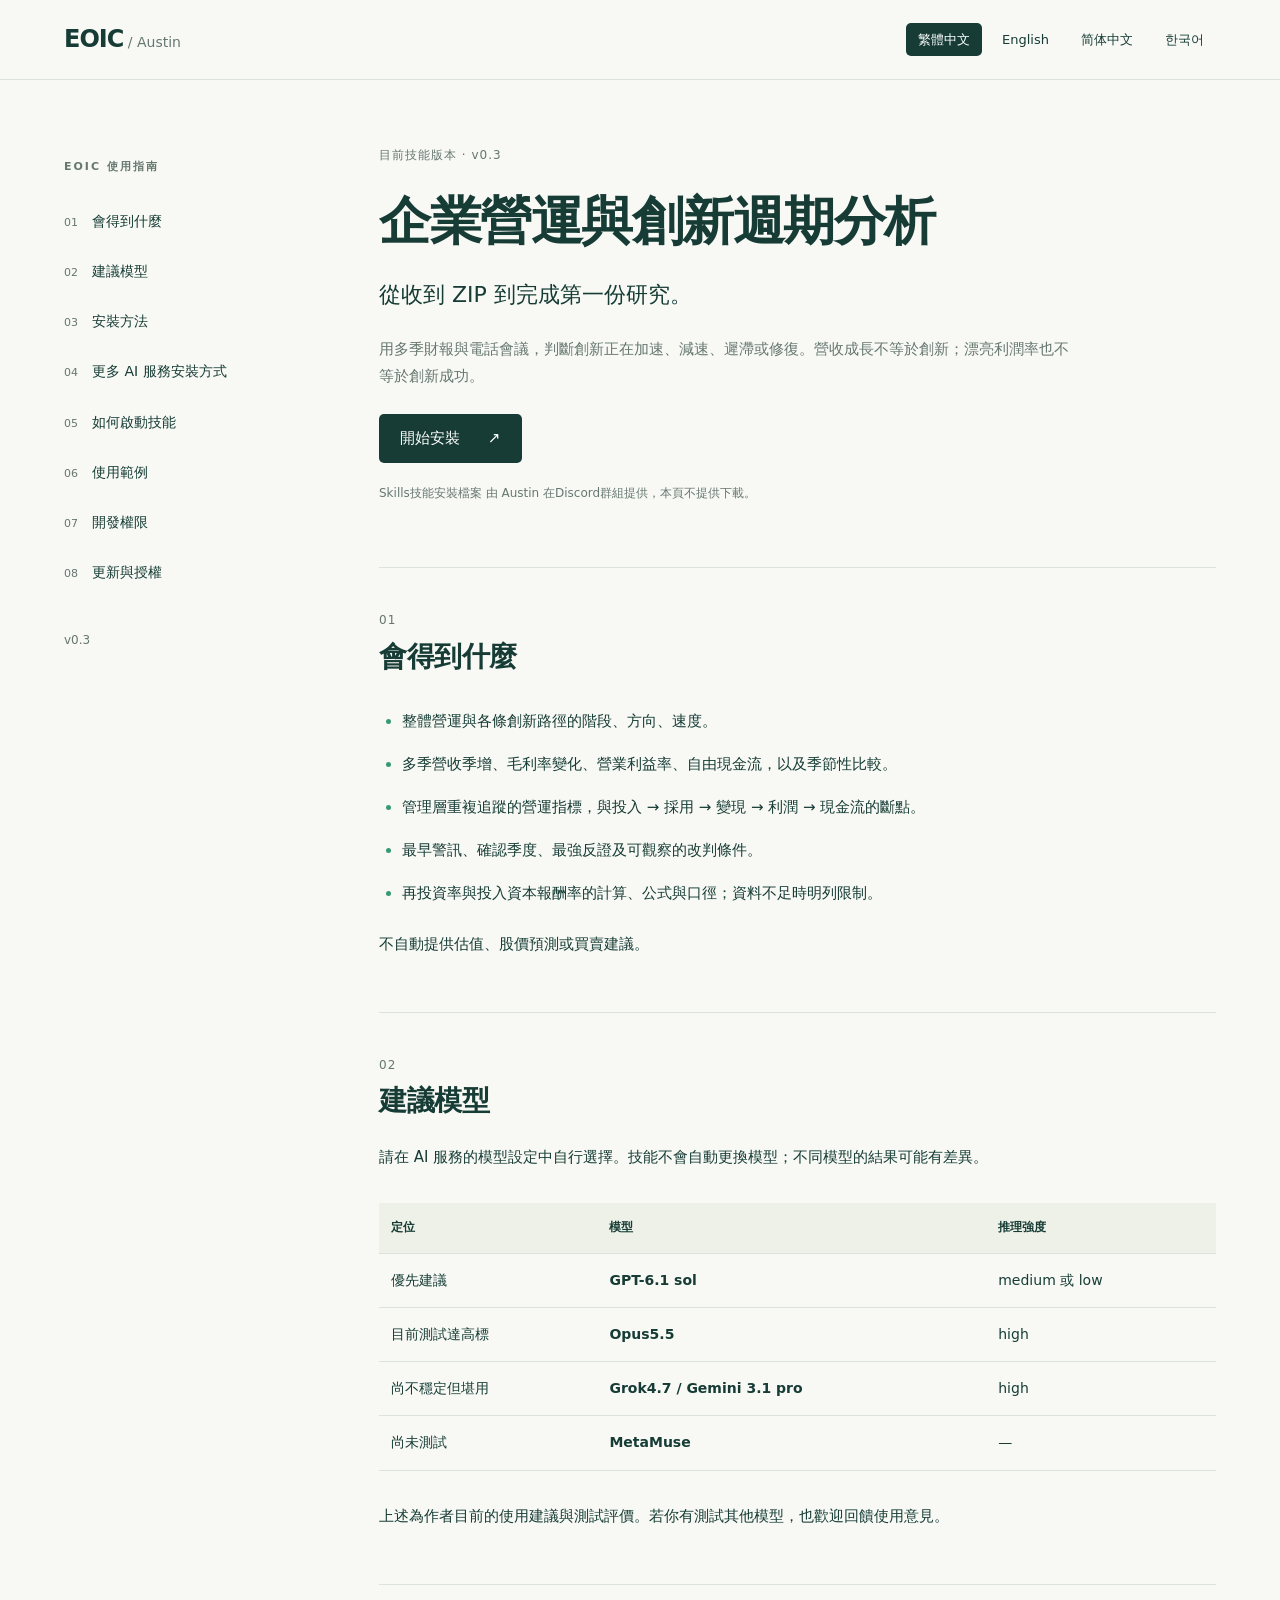
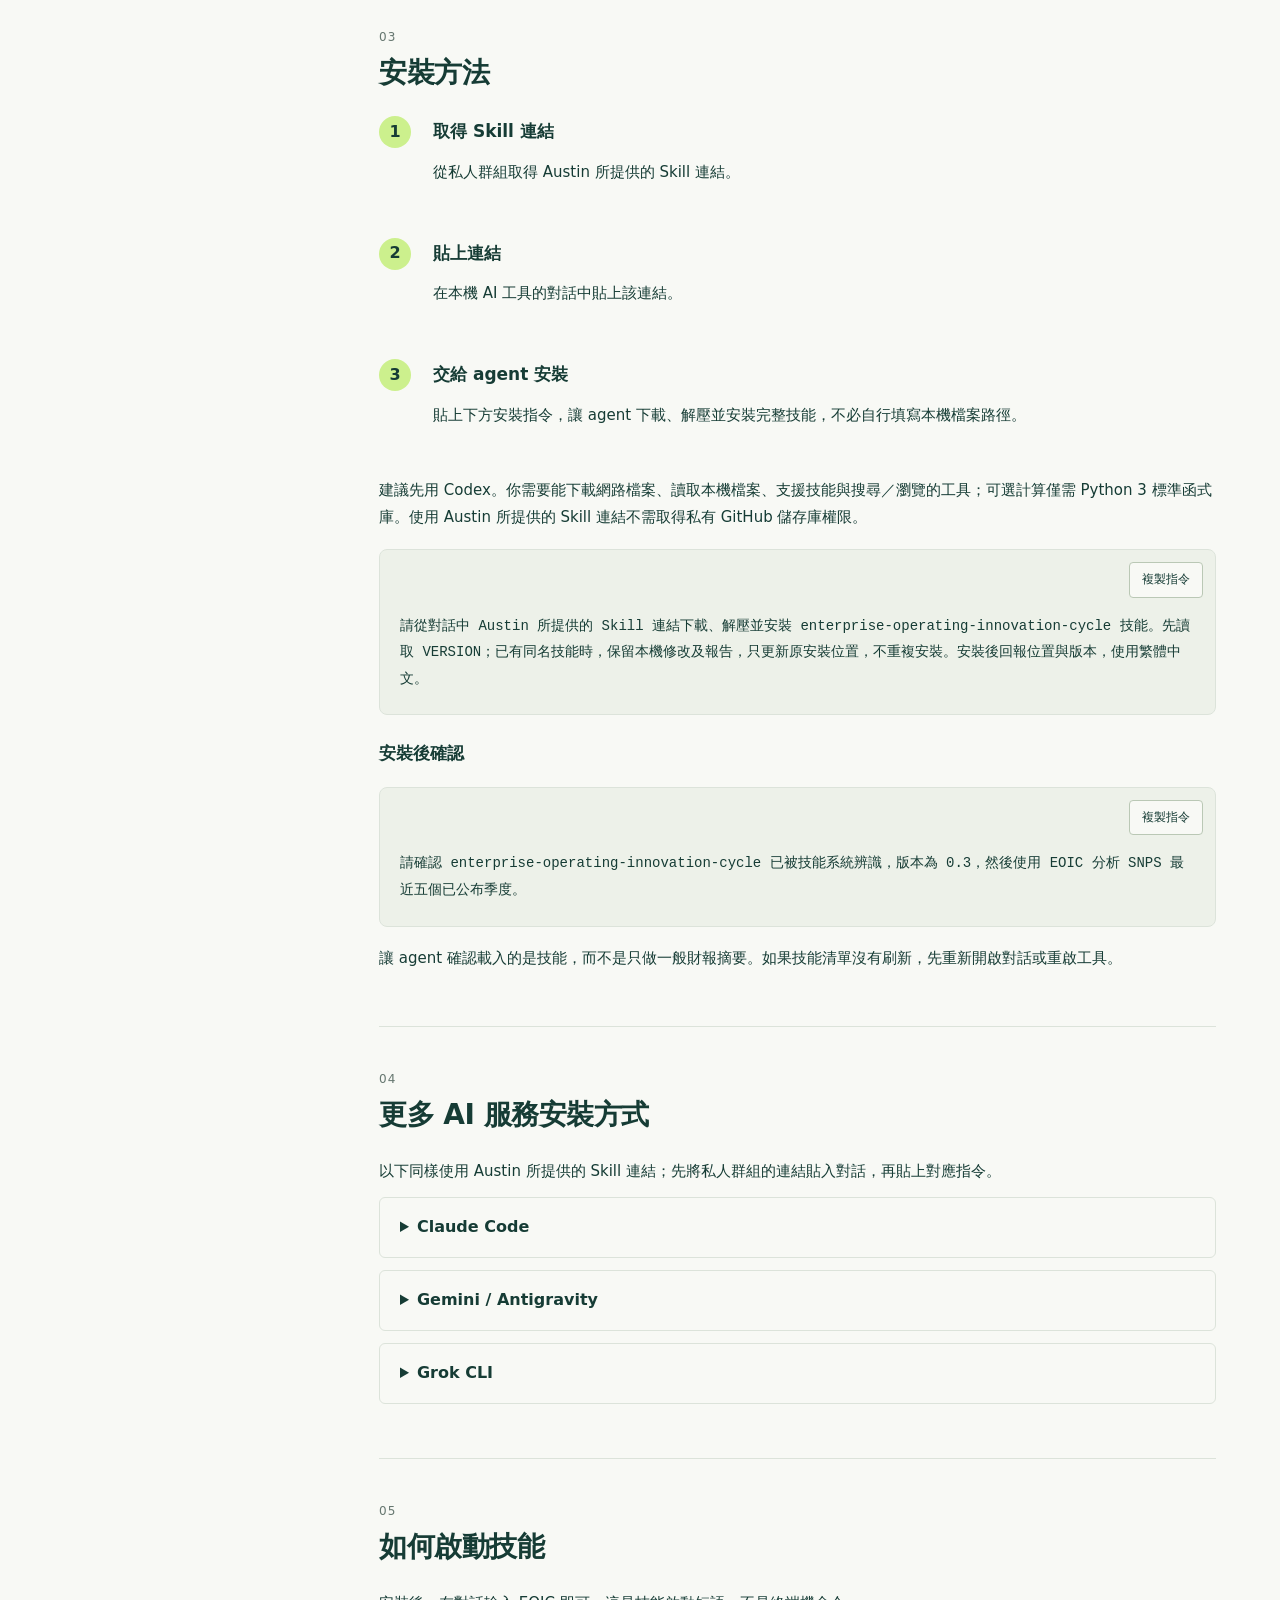
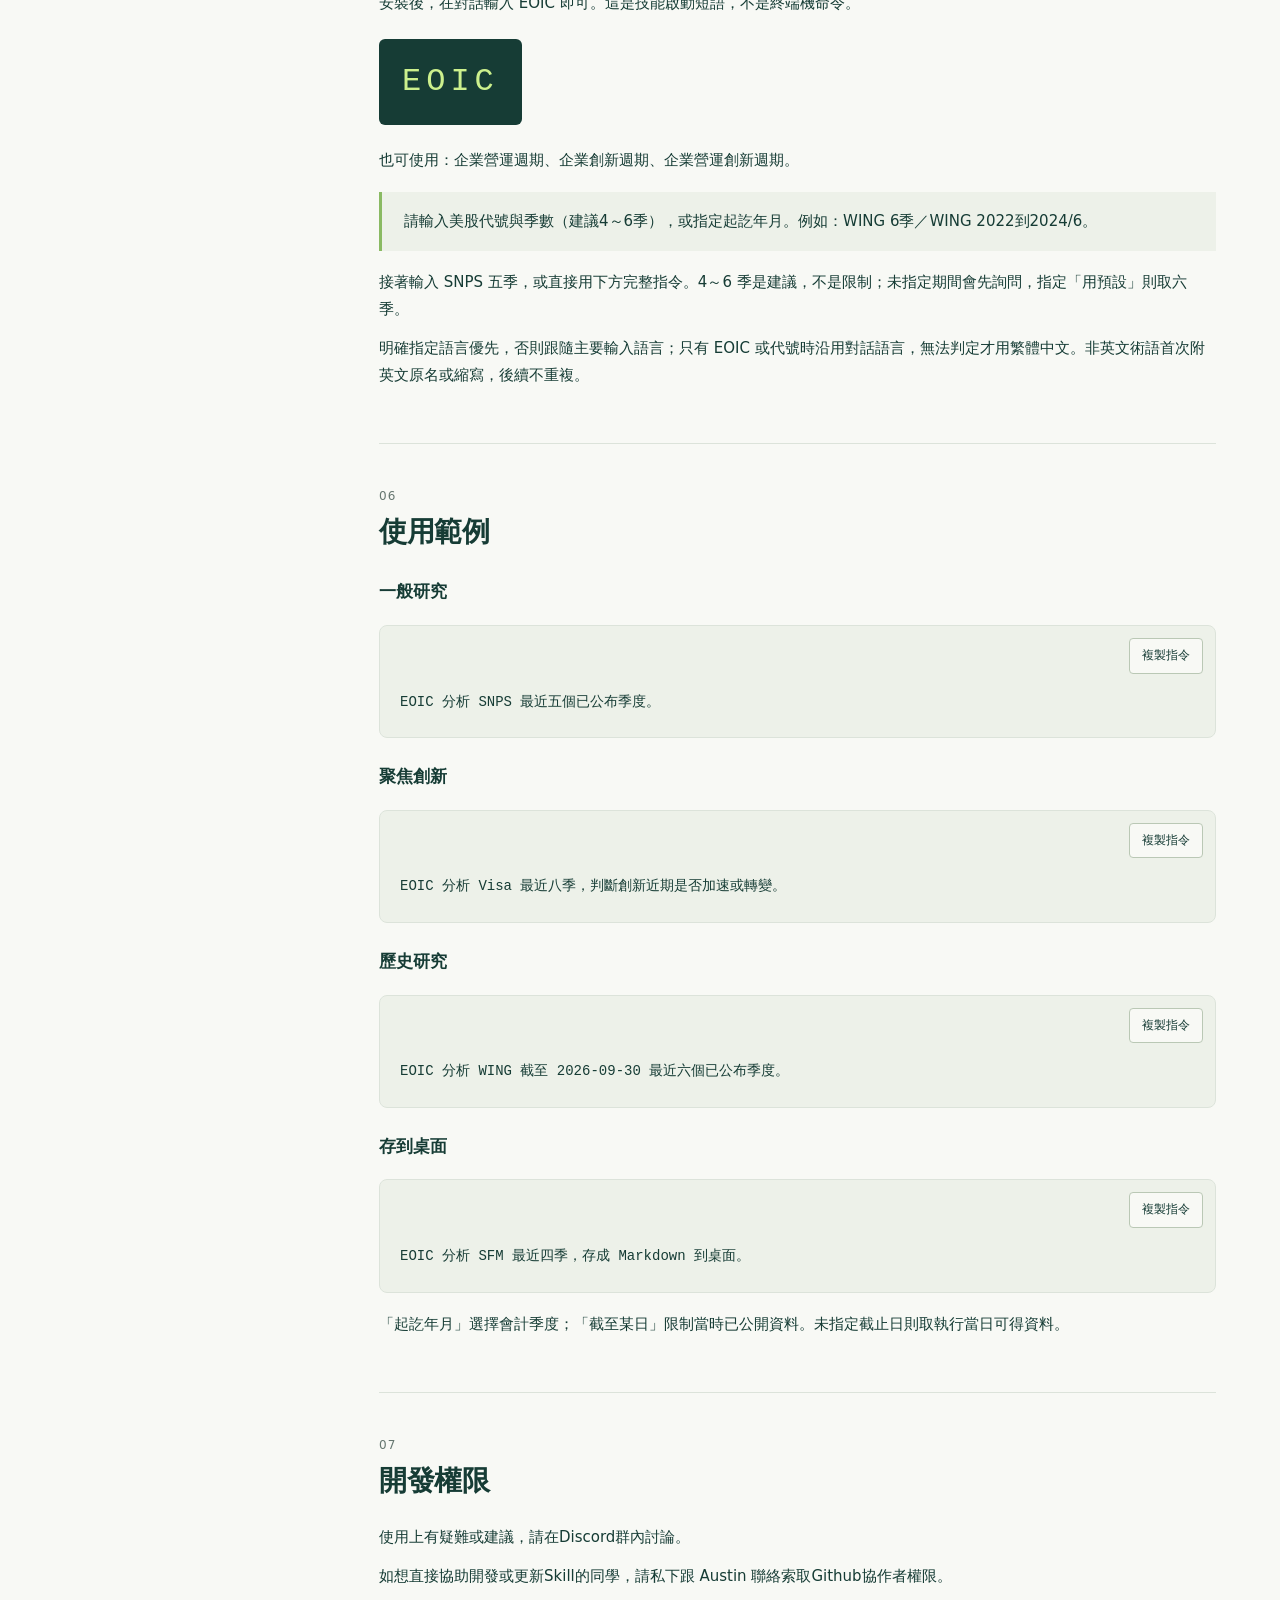
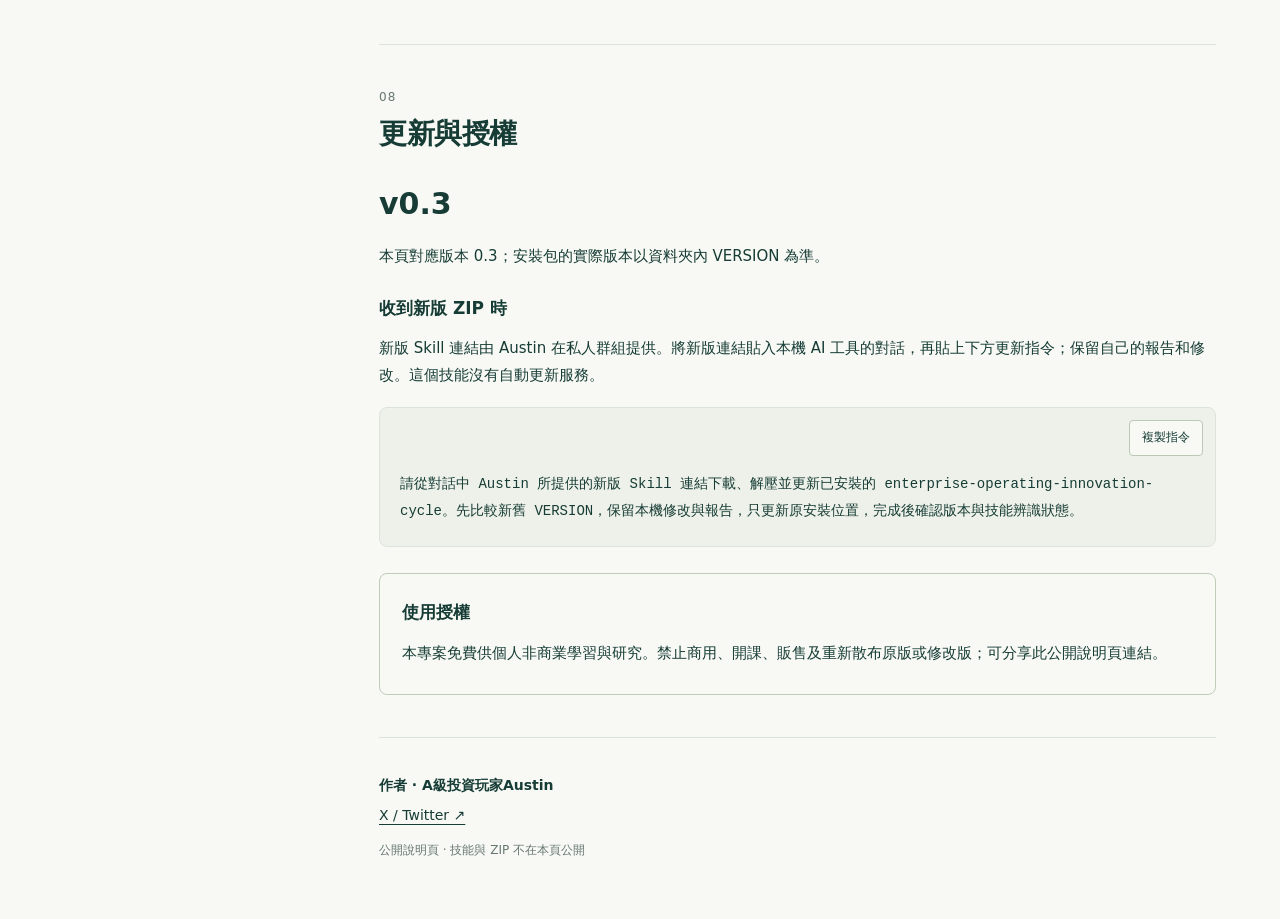
<file: index.html>
<!doctype html>
<html lang="zh-Hant"><head><meta charset="utf-8"><meta name="viewport" content="width=device-width,initial-scale=1"><meta name="description" content="用多季財報與電話會議，判斷創新正在加速、減速、遲滯或修復。營收成長不等於創新；漂亮利潤率也不等於創新成功。"><title>企業營運與創新週期分析 — EOIC</title><link rel="stylesheet" href="style.css"><link rel="icon" href="favicon.svg" type="image/svg+xml"></head><body>
<a class="skip" href="#main">跳到主要內容</a><header><a class="brand" href="index.html">EOIC<span> / Austin</span></a><nav class="languages" aria-label="Language"><a href="index.html" lang="zh-Hant" aria-current="page">繁體中文</a><a href="en.html" lang="en" >English</a><a href="zh-cn.html" lang="zh-Hans" >简体中文</a><a href="ko.html" lang="ko" >한국어</a></nav></header>
<div class="layout"><aside><div class="guide-label">EOIC 使用指南</div><nav aria-label="EOIC 使用指南"><a href="#outcomes"><span>01</span>會得到什麼</a><a href="#models"><span>02</span>建議模型</a><a href="#install"><span>03</span>安裝方法</a><a href="#services"><span>04</span>更多 AI 服務安裝方式</a><a href="#activate"><span>05</span>如何啟動技能</a><a href="#examples"><span>06</span>使用範例</a><a href="#development"><span>07</span>開發權限</a><a href="#updates"><span>08</span>更新與授權</a></nav><div class="aside-version">v0.3</div></aside><main id="main"><div class="hero"><div class="eyebrow">目前技能版本 · v0.3</div><h1>企業營運與創新週期分析</h1><div class="lead">從收到 ZIP 到完成第一份研究。</div><p>用多季財報與電話會議，判斷創新正在加速、減速、遲滯或修復。營收成長不等於創新；漂亮利潤率也不等於創新成功。</p><a class="primary" href="#install">開始安裝 <span aria-hidden="true">↗</span></a><p class="distribution">Skills技能安裝檔案 由 Austin 在Discord群組提供，本頁不提供下載。</p></div><section id="outcomes"><div class="section-label">01</div><h2>會得到什麼</h2><ul class="outcomes"><li>整體營運與各條創新路徑的階段、方向、速度。</li><li>多季營收季增、毛利率變化、營業利益率、自由現金流，以及季節性比較。</li><li>管理層重複追蹤的營運指標，與投入 → 採用 → 變現 → 利潤 → 現金流的斷點。</li><li>最早警訊、確認季度、最強反證及可觀察的改判條件。</li><li>再投資率與投入資本報酬率的計算、公式與口徑；資料不足時明列限制。</li></ul><p>不自動提供估值、股價預測或買賣建議。</p></section><section id="models"><div class="section-label">02</div><h2>建議模型</h2><p>請在 AI 服務的模型設定中自行選擇。技能不會自動更換模型；不同模型的結果可能有差異。</p><div class="table-wrap"><table><thead><tr><th scope="col">定位</th><th scope="col">模型</th><th scope="col">推理強度</th></tr></thead><tbody><tr><td>優先建議</td><td>GPT-6.1 sol</td><td>medium 或 low</td></tr><tr><td>目前測試達高標</td><td>Opus5.5</td><td>high</td></tr><tr><td>尚不穩定但堪用</td><td>Grok4.7 / Gemini 3.1 pro</td><td>high</td></tr><tr><td>尚未測試</td><td>MetaMuse</td><td>—</td></tr></tbody></table></div><p>上述為作者目前的使用建議與測試評價。若你有測試其他模型，也歡迎回饋使用意見。</p></section><section id="install"><div class="section-label">03</div><h2>安裝方法</h2><ol class="steps"><li><h3>取得 Skill 連結</h3><p>從私人群組取得 Austin 所提供的 Skill 連結。</p></li><li><h3>貼上連結</h3><p>在本機 AI 工具的對話中貼上該連結。</p></li><li><h3>交給 agent 安裝</h3><p>貼上下方安裝指令，讓 agent 下載、解壓並安裝完整技能，不必自行填寫本機檔案路徑。</p></li></ol><p>建議先用 Codex。你需要能下載網路檔案、讀取本機檔案、支援技能與搜尋／瀏覽的工具；可選計算僅需 Python 3 標準函式庫。使用 Austin 所提供的 Skill 連結不需取得私有 GitHub 儲存庫權限。</p><div class="prompt"><button type="button" data-copy>複製指令</button><pre><code>請從對話中 Austin 所提供的 Skill 連結下載、解壓並安裝 enterprise-operating-innovation-cycle 技能。先讀取 VERSION；已有同名技能時，保留本機修改及報告，只更新原安裝位置，不重複安裝。安裝後回報位置與版本，使用繁體中文。</code></pre></div><h3>安裝後確認</h3><div class="prompt"><button type="button" data-copy>複製指令</button><pre><code>請確認 enterprise-operating-innovation-cycle 已被技能系統辨識，版本為 0.3，然後使用 EOIC 分析 SNPS 最近五個已公布季度。</code></pre></div><p>讓 agent 確認載入的是技能，而不是只做一般財報摘要。如果技能清單沒有刷新，先重新開啟對話或重啟工具。</p></section><section id="services"><div class="section-label">04</div><h2>更多 AI 服務安裝方式</h2><p>以下同樣使用 Austin 所提供的 Skill 連結；先將私人群組的連結貼入對話，再貼上對應指令。</p><details><summary>Claude Code</summary><p>在 Claude Code 對話貼上 Austin 所提供的 Skill 連結，再要求下載及安裝。</p><div class="prompt"><button type="button" data-copy>複製指令</button><pre><code>請從對話中 Austin 所提供的 Skill 連結下載、解壓並安裝為 Claude Code 個人技能 enterprise-operating-innovation-cycle；保留所有參考檔案，已有版本先保留本機修改，並確認安裝位置與 VERSION。</code></pre></div></details><details><summary>Gemini / Antigravity</summary><p>在 Antigravity 對話貼上 Austin 所提供的 Skill 連結，再要求下載、安裝並轉寫為 Antigravity Skill。</p><div class="prompt"><button type="button" data-copy>複製指令</button><pre><code>請從對話中 Austin 所提供的 Skill 連結下載、解壓並安裝、轉寫為 Antigravity Skill；保留 EOIC 分析方法、語言規則及參考檔案，不改變分析要求。已有版本先保留本機修改，安裝後確認 VERSION。</code></pre></div></details><details><summary>Grok CLI</summary><p>在 Grok CLI 對話貼上 Austin 所提供的 Skill 連結，再要求下載及安裝。</p><div class="prompt"><button type="button" data-copy>複製指令</button><pre><code>請從對話中 Austin 所提供的 Skill 連結下載、解壓，將 enterprise-operating-innovation-cycle 完整安裝至 ~/.grok/skills/enterprise-operating-innovation-cycle/。先讀取 VERSION，保留全部參考檔案與本機修改；已有同名技能時更新原安裝位置，不重複安裝。完成後回報位置與版本。</code></pre></div></details></section><section id="activate"><div class="section-label">05</div><h2>如何啟動技能</h2><p>安裝後，在對話輸入 EOIC 即可。這是技能啟動短語，不是終端機命令。</p><div class="activation">EOIC</div><p>也可使用：企業營運週期、企業創新週期、企業營運創新週期。</p><blockquote>請輸入美股代號與季數（建議4～6季），或指定起訖年月。例如：WING 6季／WING 2022到2024/6。</blockquote><p>接著輸入 SNPS 五季，或直接用下方完整指令。4～6 季是建議，不是限制；未指定期間會先詢問，指定「用預設」則取六季。</p><p>明確指定語言優先，否則跟隨主要輸入語言；只有 EOIC 或代號時沿用對話語言，無法判定才用繁體中文。非英文術語首次附英文原名或縮寫，後續不重複。</p></section><section id="examples"><div class="section-label">06</div><h2>使用範例</h2><h3>一般研究</h3><div class="prompt"><button type="button" data-copy>複製指令</button><pre><code>EOIC 分析 SNPS 最近五個已公布季度。</code></pre></div><h3>聚焦創新</h3><div class="prompt"><button type="button" data-copy>複製指令</button><pre><code>EOIC 分析 Visa 最近八季，判斷創新近期是否加速或轉變。</code></pre></div><h3>歷史研究</h3><div class="prompt"><button type="button" data-copy>複製指令</button><pre><code>EOIC 分析 WING 截至 2026-09-30 最近六個已公布季度。</code></pre></div><h3>存到桌面</h3><div class="prompt"><button type="button" data-copy>複製指令</button><pre><code>EOIC 分析 SFM 最近四季，存成 Markdown 到桌面。</code></pre></div><p>「起訖年月」選擇會計季度；「截至某日」限制當時已公開資料。未指定截止日則取執行當日可得資料。</p></section><section id="development"><div class="section-label">07</div><h2>開發權限</h2><p>使用上有疑難或建議，請在Discord群內討論。</p><p>如想直接協助開發或更新Skill的同學，請私下跟 Austin 聯絡索取Github協作者權限。</p></section><section id="updates"><div class="section-label">08</div><h2>更新與授權</h2><div class="version">v0.3</div><p>本頁對應版本 0.3；安裝包的實際版本以資料夾內 VERSION 為準。</p><h3>收到新版 ZIP 時</h3><p>新版 Skill 連結由 Austin 在私人群組提供。將新版連結貼入本機 AI 工具的對話，再貼上下方更新指令；保留自己的報告和修改。這個技能沒有自動更新服務。</p><div class="prompt"><button type="button" data-copy>複製指令</button><pre><code>請從對話中 Austin 所提供的新版 Skill 連結下載、解壓並更新已安裝的 enterprise-operating-innovation-cycle。先比較新舊 VERSION，保留本機修改與報告，只更新原安裝位置，完成後確認版本與技能辨識狀態。</code></pre></div><div class="terms"><h3>使用授權</h3><p>本專案免費供個人非商業學習與研究。禁止商用、開課、販售及重新散布原版或修改版；可分享此公開說明頁連結。</p></div></section><footer><strong>作者 · A級投資玩家Austin</strong><a href="https://x.com/austinsayhi" target="_blank" rel="noopener noreferrer">X / Twitter ↗</a><p>公開說明頁 · 技能與 ZIP 不在本頁公開</p></footer></main></div><div id="status" role="status" aria-live="polite"></div><script>window.copyLabels=["已複製", "請選取文字後手動複製"];</script><script src="guide.js"></script></body></html>
</file>
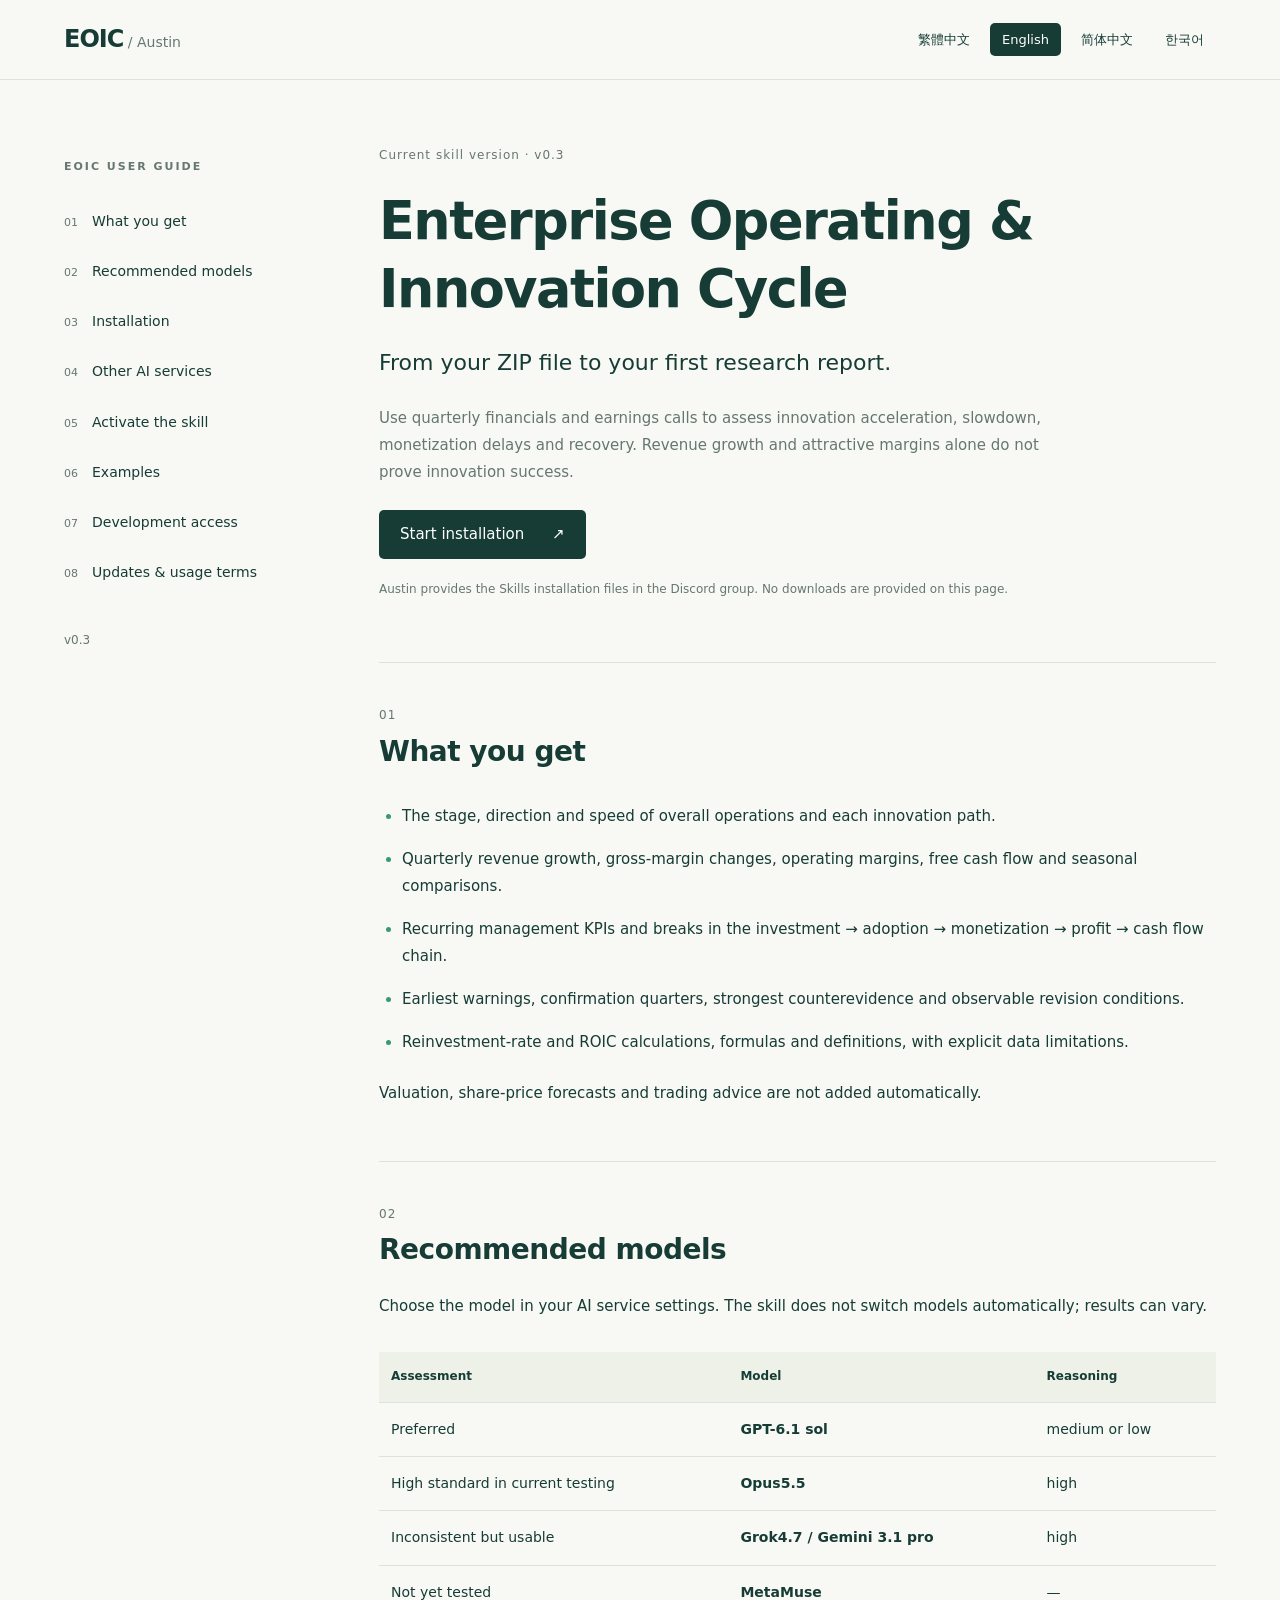
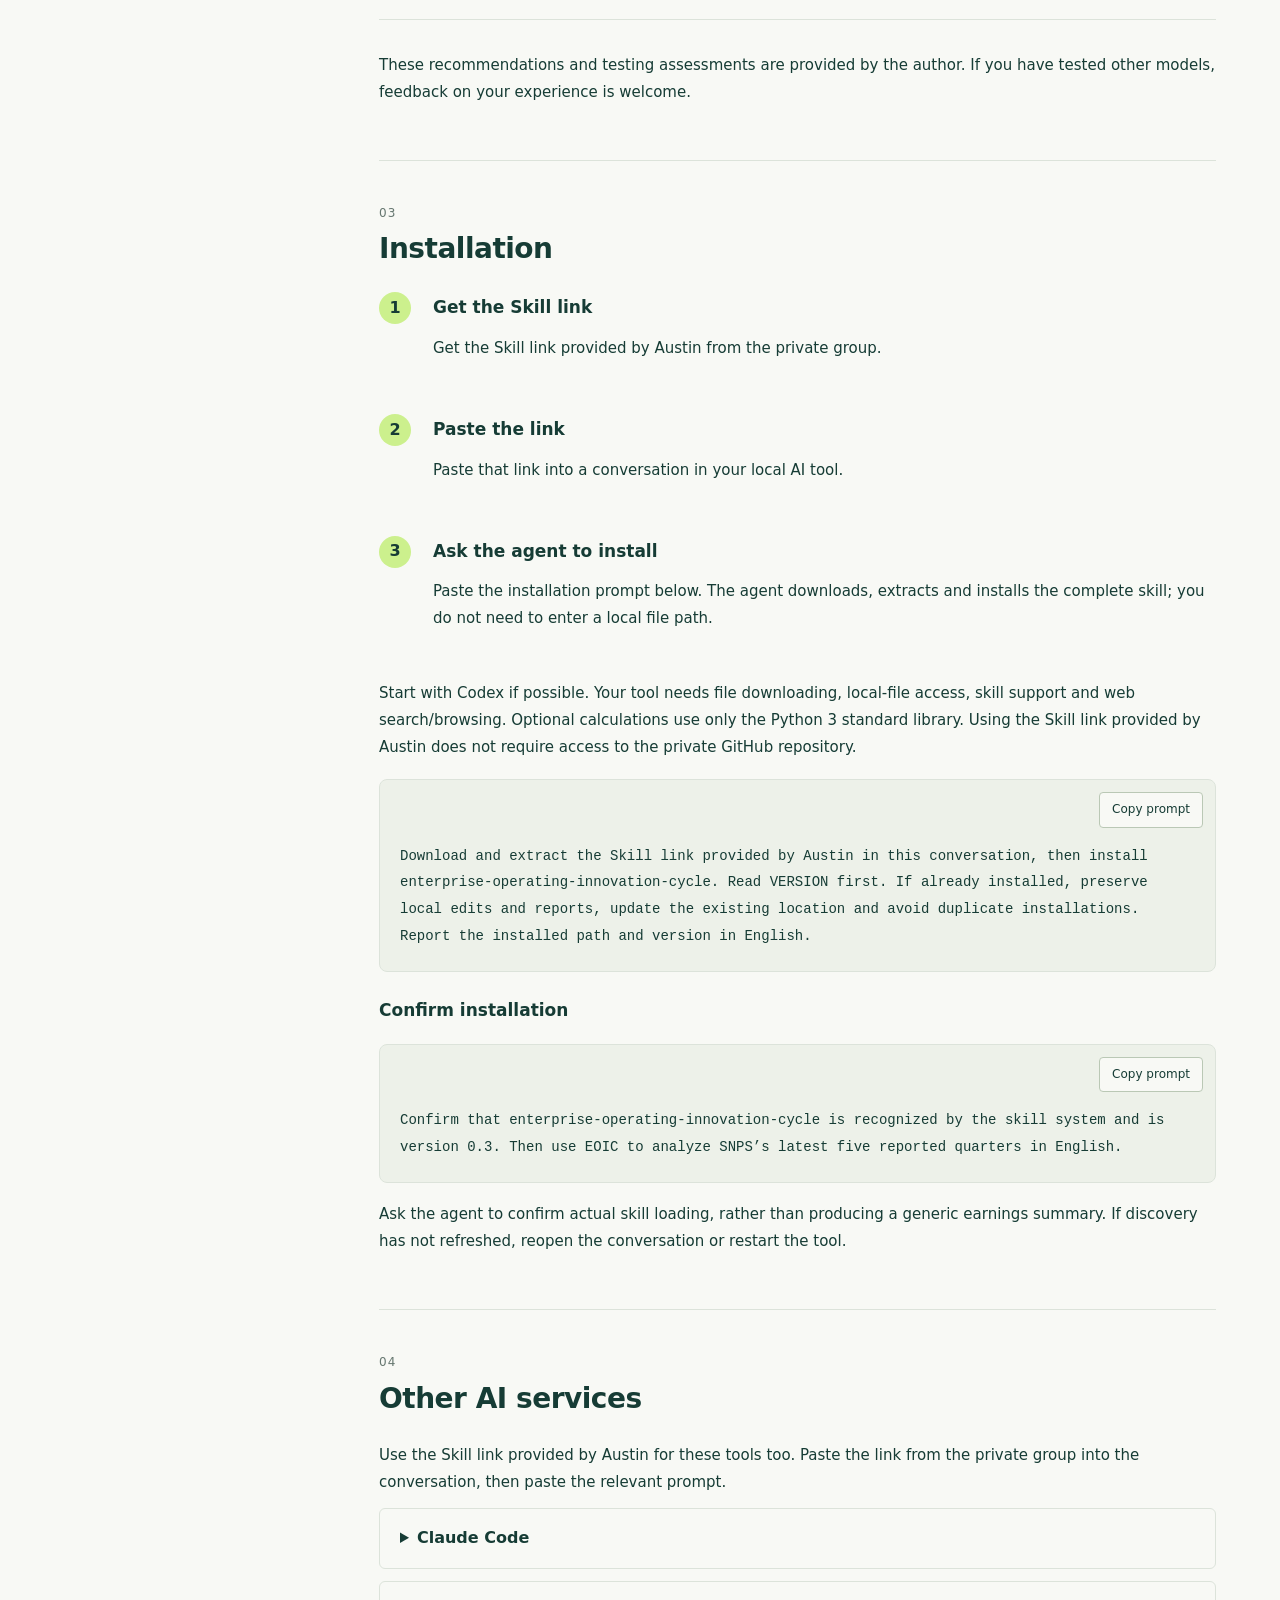
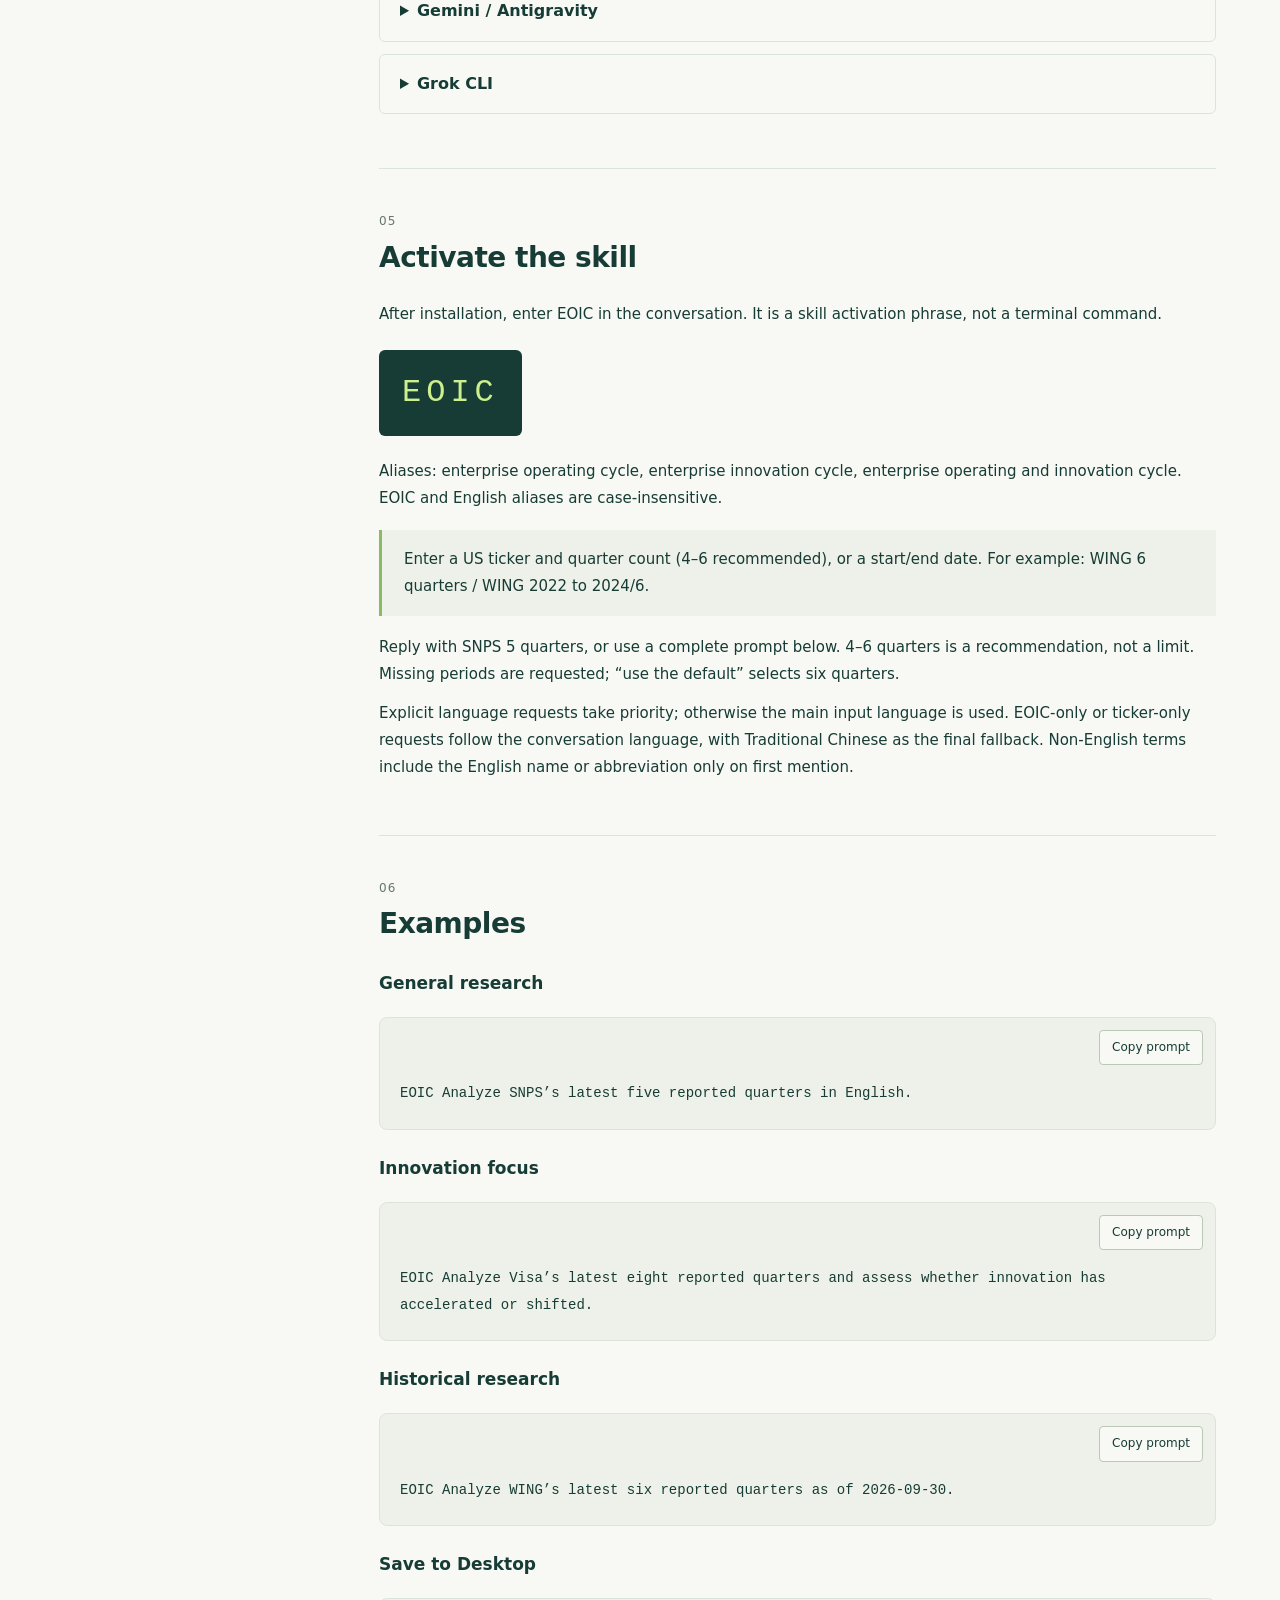
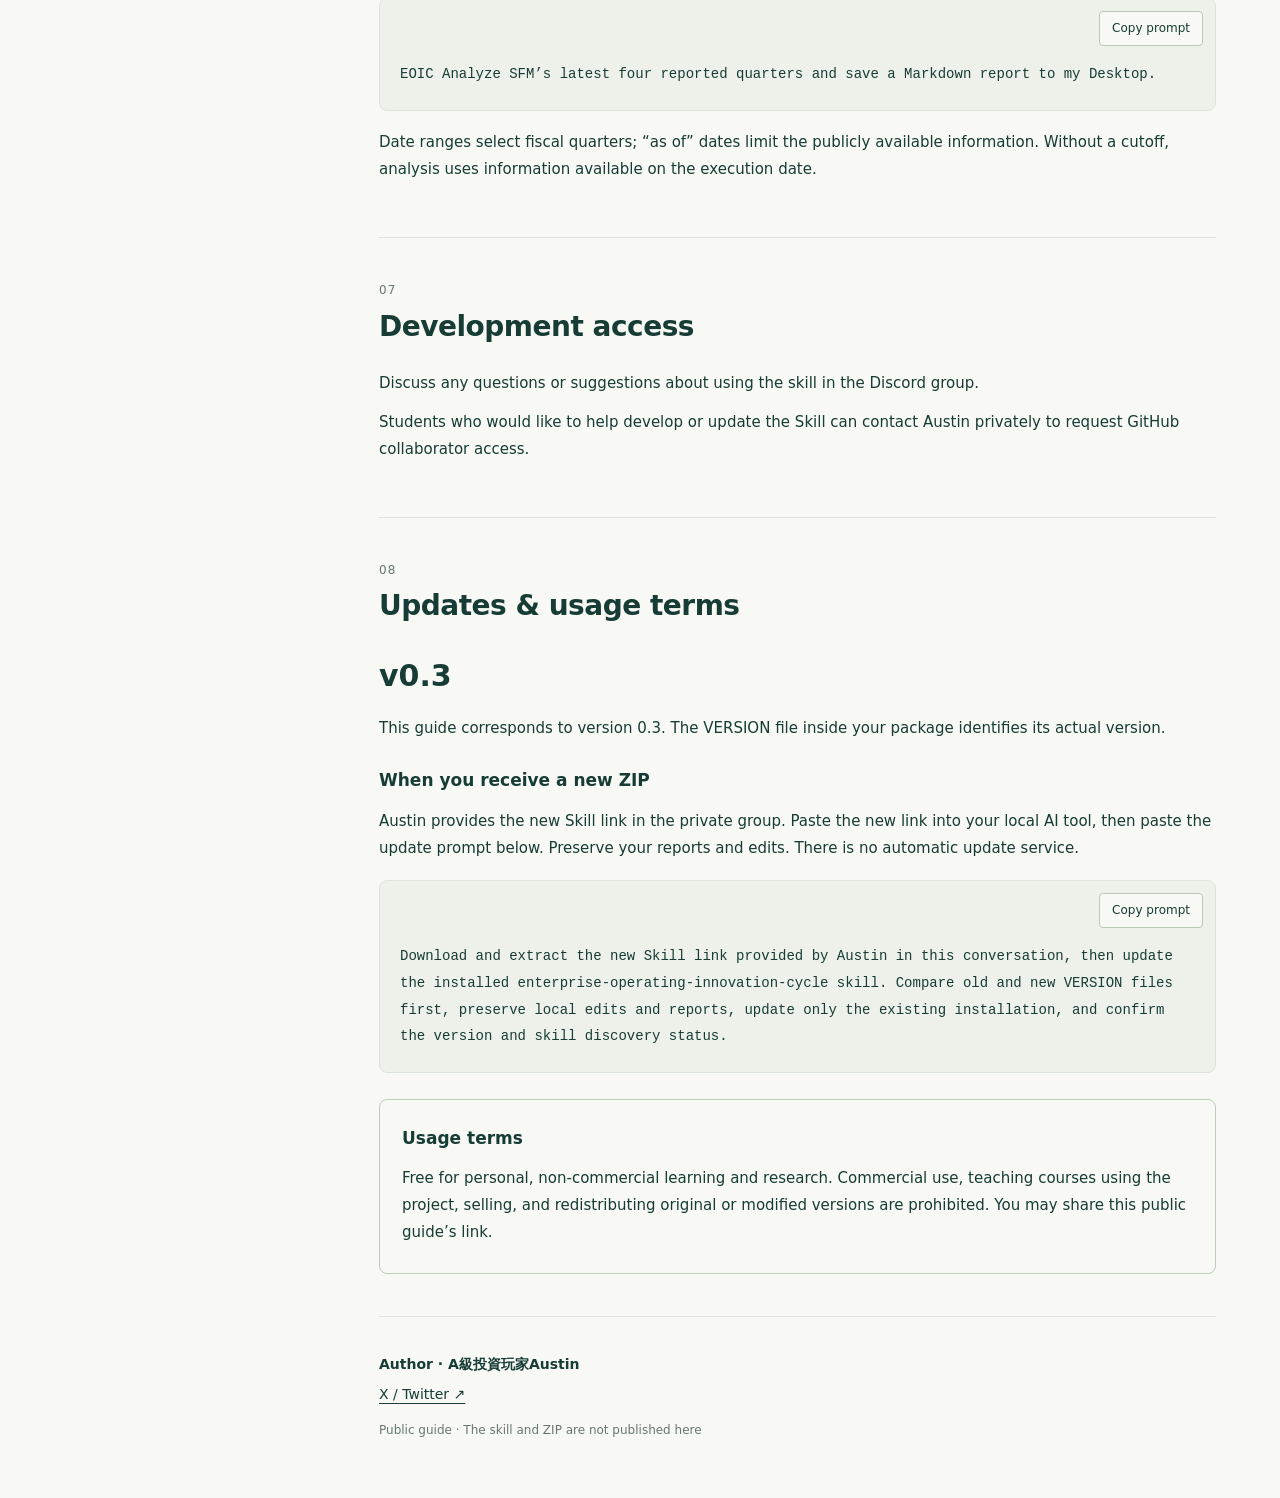
<file: en.html>
<!doctype html>
<html lang="en"><head><meta charset="utf-8"><meta name="viewport" content="width=device-width,initial-scale=1"><meta name="description" content="Use quarterly financials and earnings calls to assess innovation acceleration, slowdown, monetization delays and recovery. Revenue growth and attractive margins alone do not prove innovation success."><title>Enterprise Operating &amp; Innovation Cycle — EOIC</title><link rel="stylesheet" href="style.css"><link rel="icon" href="favicon.svg" type="image/svg+xml"></head><body>
<a class="skip" href="#main">Skip to content</a><header><a class="brand" href="en.html">EOIC<span> / Austin</span></a><nav class="languages" aria-label="Language"><a href="index.html" lang="zh-Hant" >繁體中文</a><a href="en.html" lang="en" aria-current="page">English</a><a href="zh-cn.html" lang="zh-Hans" >简体中文</a><a href="ko.html" lang="ko" >한국어</a></nav></header>
<div class="layout"><aside><div class="guide-label">EOIC USER GUIDE</div><nav aria-label="EOIC USER GUIDE"><a href="#outcomes"><span>01</span>What you get</a><a href="#models"><span>02</span>Recommended models</a><a href="#install"><span>03</span>Installation</a><a href="#services"><span>04</span>Other AI services</a><a href="#activate"><span>05</span>Activate the skill</a><a href="#examples"><span>06</span>Examples</a><a href="#development"><span>07</span>Development access</a><a href="#updates"><span>08</span>Updates &amp; usage terms</a></nav><div class="aside-version">v0.3</div></aside><main id="main"><div class="hero"><div class="eyebrow">Current skill version · v0.3</div><h1>Enterprise Operating &amp; Innovation Cycle</h1><div class="lead">From your ZIP file to your first research report.</div><p>Use quarterly financials and earnings calls to assess innovation acceleration, slowdown, monetization delays and recovery. Revenue growth and attractive margins alone do not prove innovation success.</p><a class="primary" href="#install">Start installation <span aria-hidden="true">↗</span></a><p class="distribution">Austin provides the Skills installation files in the Discord group. No downloads are provided on this page.</p></div><section id="outcomes"><div class="section-label">01</div><h2>What you get</h2><ul class="outcomes"><li>The stage, direction and speed of overall operations and each innovation path.</li><li>Quarterly revenue growth, gross-margin changes, operating margins, free cash flow and seasonal comparisons.</li><li>Recurring management KPIs and breaks in the investment → adoption → monetization → profit → cash flow chain.</li><li>Earliest warnings, confirmation quarters, strongest counterevidence and observable revision conditions.</li><li>Reinvestment-rate and ROIC calculations, formulas and definitions, with explicit data limitations.</li></ul><p>Valuation, share-price forecasts and trading advice are not added automatically.</p></section><section id="models"><div class="section-label">02</div><h2>Recommended models</h2><p>Choose the model in your AI service settings. The skill does not switch models automatically; results can vary.</p><div class="table-wrap"><table><thead><tr><th scope="col">Assessment</th><th scope="col">Model</th><th scope="col">Reasoning</th></tr></thead><tbody><tr><td>Preferred</td><td>GPT-6.1 sol</td><td>medium or low</td></tr><tr><td>High standard in current testing</td><td>Opus5.5</td><td>high</td></tr><tr><td>Inconsistent but usable</td><td>Grok4.7 / Gemini 3.1 pro</td><td>high</td></tr><tr><td>Not yet tested</td><td>MetaMuse</td><td>—</td></tr></tbody></table></div><p>These recommendations and testing assessments are provided by the author. If you have tested other models, feedback on your experience is welcome.</p></section><section id="install"><div class="section-label">03</div><h2>Installation</h2><ol class="steps"><li><h3>Get the Skill link</h3><p>Get the Skill link provided by Austin from the private group.</p></li><li><h3>Paste the link</h3><p>Paste that link into a conversation in your local AI tool.</p></li><li><h3>Ask the agent to install</h3><p>Paste the installation prompt below. The agent downloads, extracts and installs the complete skill; you do not need to enter a local file path.</p></li></ol><p>Start with Codex if possible. Your tool needs file downloading, local-file access, skill support and web search/browsing. Optional calculations use only the Python 3 standard library. Using the Skill link provided by Austin does not require access to the private GitHub repository.</p><div class="prompt"><button type="button" data-copy>Copy prompt</button><pre><code>Download and extract the Skill link provided by Austin in this conversation, then install enterprise-operating-innovation-cycle. Read VERSION first. If already installed, preserve local edits and reports, update the existing location and avoid duplicate installations. Report the installed path and version in English.</code></pre></div><h3>Confirm installation</h3><div class="prompt"><button type="button" data-copy>Copy prompt</button><pre><code>Confirm that enterprise-operating-innovation-cycle is recognized by the skill system and is version 0.3. Then use EOIC to analyze SNPS’s latest five reported quarters in English.</code></pre></div><p>Ask the agent to confirm actual skill loading, rather than producing a generic earnings summary. If discovery has not refreshed, reopen the conversation or restart the tool.</p></section><section id="services"><div class="section-label">04</div><h2>Other AI services</h2><p>Use the Skill link provided by Austin for these tools too. Paste the link from the private group into the conversation, then paste the relevant prompt.</p><details><summary>Claude Code</summary><p>Paste the Skill link provided by Austin into Claude Code, then ask it to download and install the skill.</p><div class="prompt"><button type="button" data-copy>Copy prompt</button><pre><code>Download and extract the Skill link provided by Austin in this conversation, then install it as the Claude Code personal skill enterprise-operating-innovation-cycle. Keep all reference files and preserve existing local edits. Confirm the installation path and VERSION.</code></pre></div></details><details><summary>Gemini / Antigravity</summary><p>Paste the Skill link provided by Austin into Antigravity, then ask it to download, install and adapt it into an Antigravity Skill.</p><div class="prompt"><button type="button" data-copy>Copy prompt</button><pre><code>Download and extract the Skill link provided by Austin in this conversation, then install and adapt it into an Antigravity Skill. Preserve the EOIC analysis method, language rules and reference files without changing the research requirements. Preserve existing local edits and confirm VERSION.</code></pre></div></details><details><summary>Grok CLI</summary><p>Paste the Skill link provided by Austin into Grok CLI, then ask it to download and install the skill.</p><div class="prompt"><button type="button" data-copy>Copy prompt</button><pre><code>Download and extract the Skill link provided by Austin in this conversation, then install the complete enterprise-operating-innovation-cycle skill into ~/.grok/skills/enterprise-operating-innovation-cycle/. Read VERSION first and preserve all reference files and local edits. Update an existing installation without duplicating it. Report the installation path and version.</code></pre></div></details></section><section id="activate"><div class="section-label">05</div><h2>Activate the skill</h2><p>After installation, enter EOIC in the conversation. It is a skill activation phrase, not a terminal command.</p><div class="activation">EOIC</div><p>Aliases: enterprise operating cycle, enterprise innovation cycle, enterprise operating and innovation cycle. EOIC and English aliases are case-insensitive.</p><blockquote>Enter a US ticker and quarter count (4–6 recommended), or a start/end date. For example: WING 6 quarters / WING 2022 to 2024/6.</blockquote><p>Reply with SNPS 5 quarters, or use a complete prompt below. 4–6 quarters is a recommendation, not a limit. Missing periods are requested; “use the default” selects six quarters.</p><p>Explicit language requests take priority; otherwise the main input language is used. EOIC-only or ticker-only requests follow the conversation language, with Traditional Chinese as the final fallback. Non-English terms include the English name or abbreviation only on first mention.</p></section><section id="examples"><div class="section-label">06</div><h2>Examples</h2><h3>General research</h3><div class="prompt"><button type="button" data-copy>Copy prompt</button><pre><code>EOIC Analyze SNPS’s latest five reported quarters in English.</code></pre></div><h3>Innovation focus</h3><div class="prompt"><button type="button" data-copy>Copy prompt</button><pre><code>EOIC Analyze Visa’s latest eight reported quarters and assess whether innovation has accelerated or shifted.</code></pre></div><h3>Historical research</h3><div class="prompt"><button type="button" data-copy>Copy prompt</button><pre><code>EOIC Analyze WING’s latest six reported quarters as of 2026-09-30.</code></pre></div><h3>Save to Desktop</h3><div class="prompt"><button type="button" data-copy>Copy prompt</button><pre><code>EOIC Analyze SFM’s latest four reported quarters and save a Markdown report to my Desktop.</code></pre></div><p>Date ranges select fiscal quarters; “as of” dates limit the publicly available information. Without a cutoff, analysis uses information available on the execution date.</p></section><section id="development"><div class="section-label">07</div><h2>Development access</h2><p>Discuss any questions or suggestions about using the skill in the Discord group.</p><p>Students who would like to help develop or update the Skill can contact Austin privately to request GitHub collaborator access.</p></section><section id="updates"><div class="section-label">08</div><h2>Updates &amp; usage terms</h2><div class="version">v0.3</div><p>This guide corresponds to version 0.3. The VERSION file inside your package identifies its actual version.</p><h3>When you receive a new ZIP</h3><p>Austin provides the new Skill link in the private group. Paste the new link into your local AI tool, then paste the update prompt below. Preserve your reports and edits. There is no automatic update service.</p><div class="prompt"><button type="button" data-copy>Copy prompt</button><pre><code>Download and extract the new Skill link provided by Austin in this conversation, then update the installed enterprise-operating-innovation-cycle skill. Compare old and new VERSION files first, preserve local edits and reports, update only the existing installation, and confirm the version and skill discovery status.</code></pre></div><div class="terms"><h3>Usage terms</h3><p>Free for personal, non-commercial learning and research. Commercial use, teaching courses using the project, selling, and redistributing original or modified versions are prohibited. You may share this public guide’s link.</p></div></section><footer><strong>Author · A級投資玩家Austin</strong><a href="https://x.com/austinsayhi" target="_blank" rel="noopener noreferrer">X / Twitter ↗</a><p>Public guide · The skill and ZIP are not published here</p></footer></main></div><div id="status" role="status" aria-live="polite"></div><script>window.copyLabels=["Copied", "Select the text and copy it manually"];</script><script src="guide.js"></script></body></html>
</file>
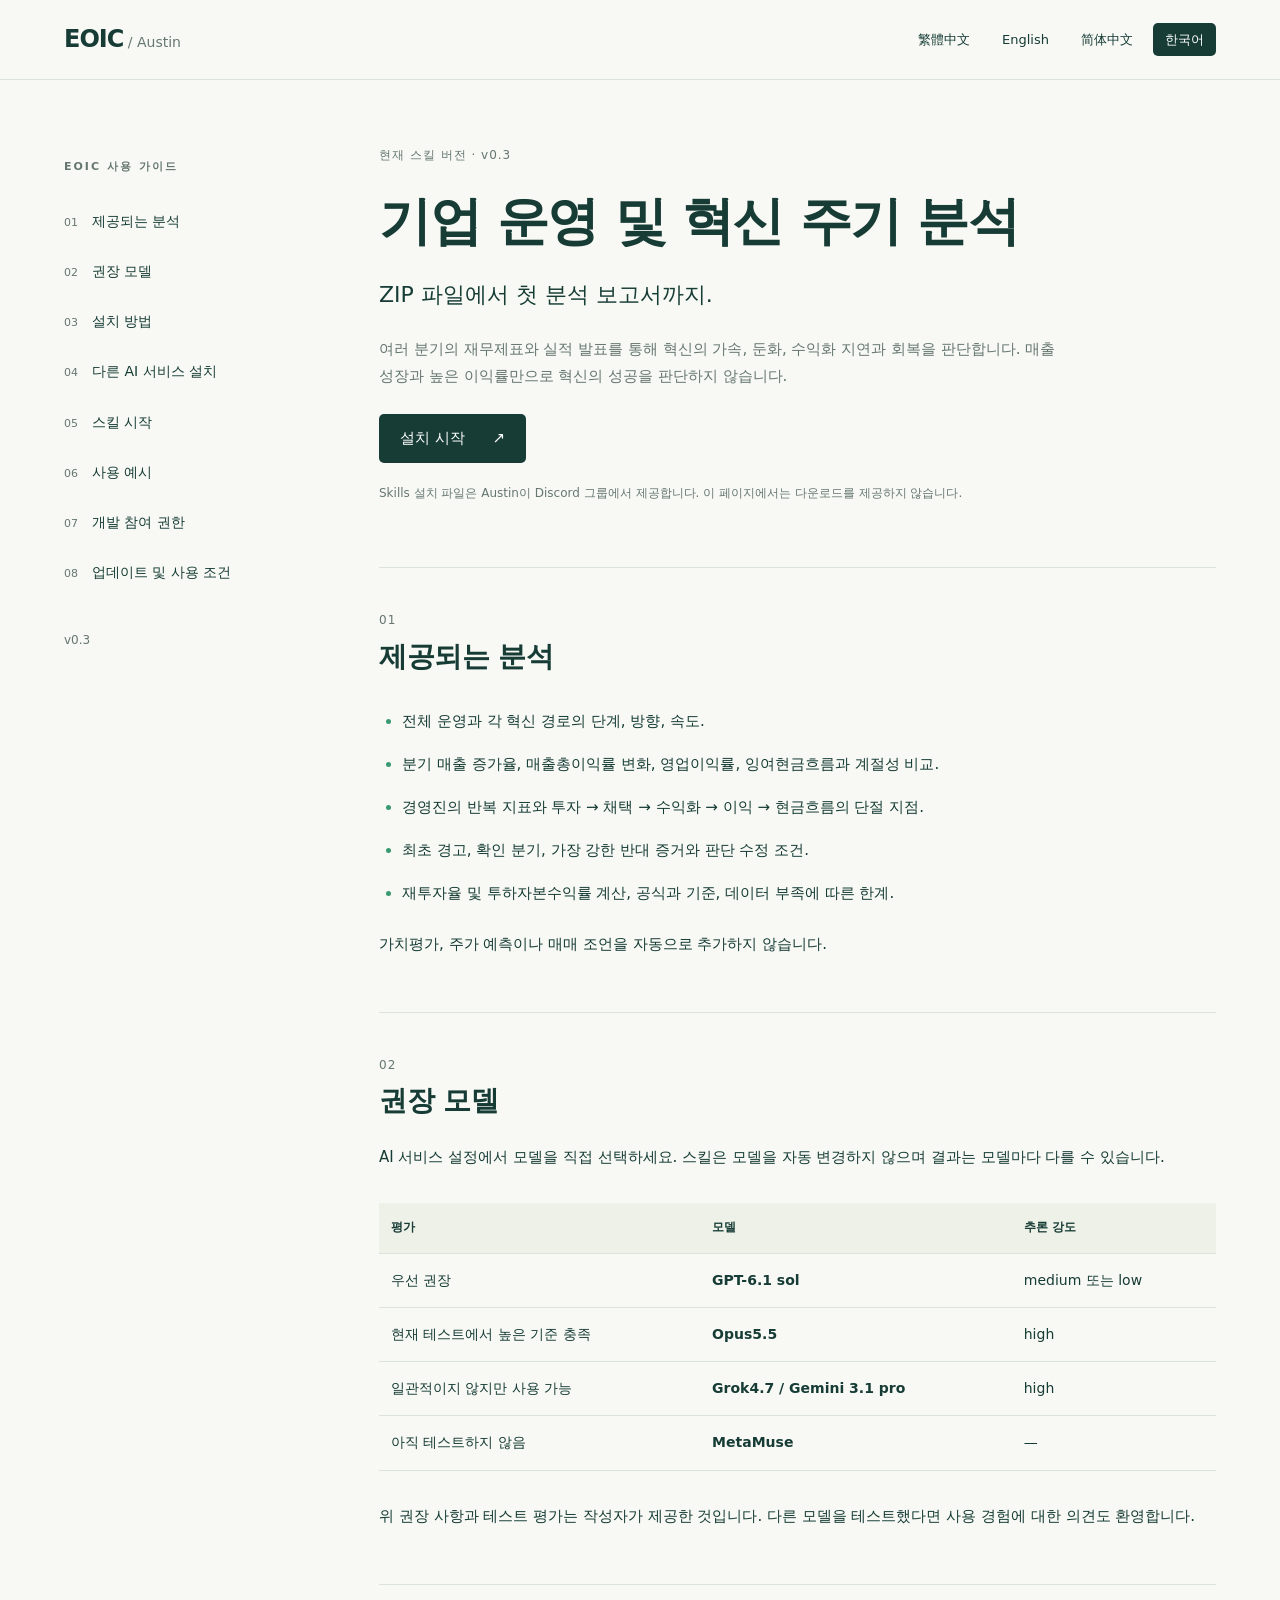
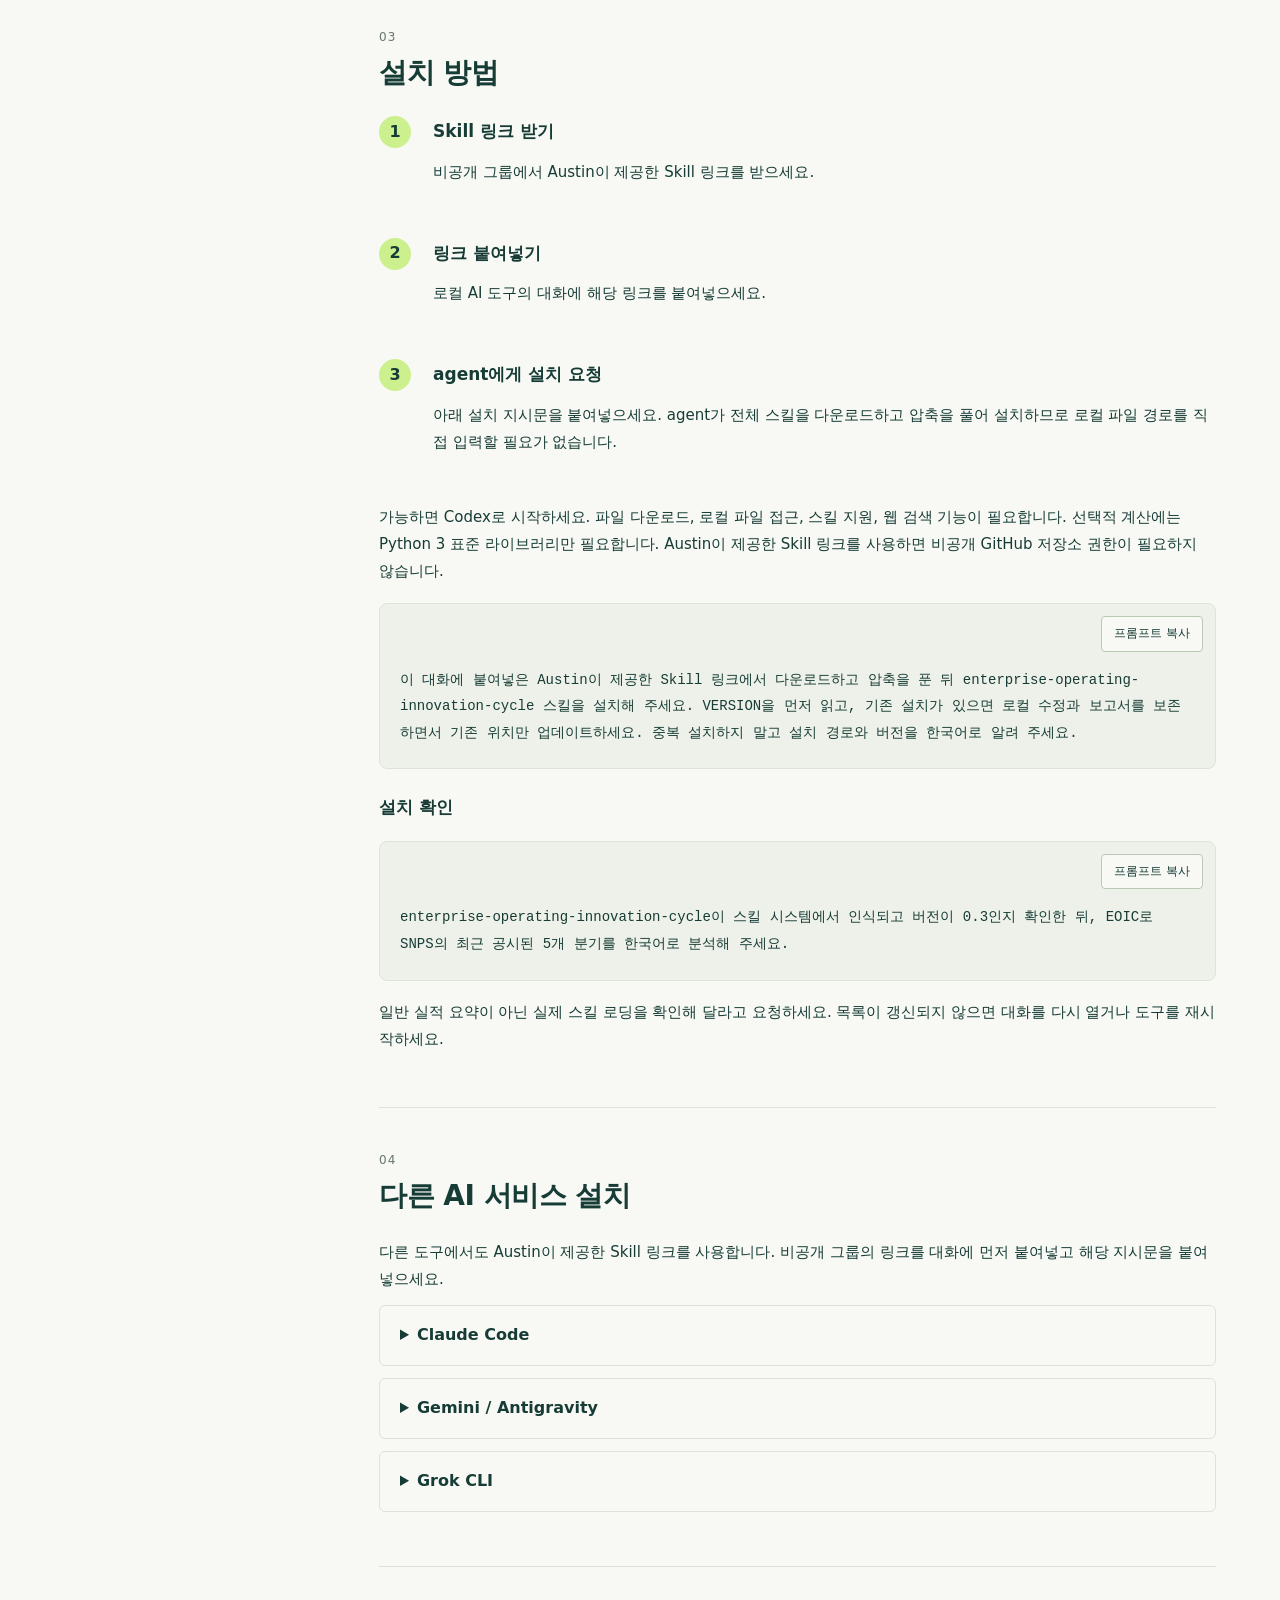
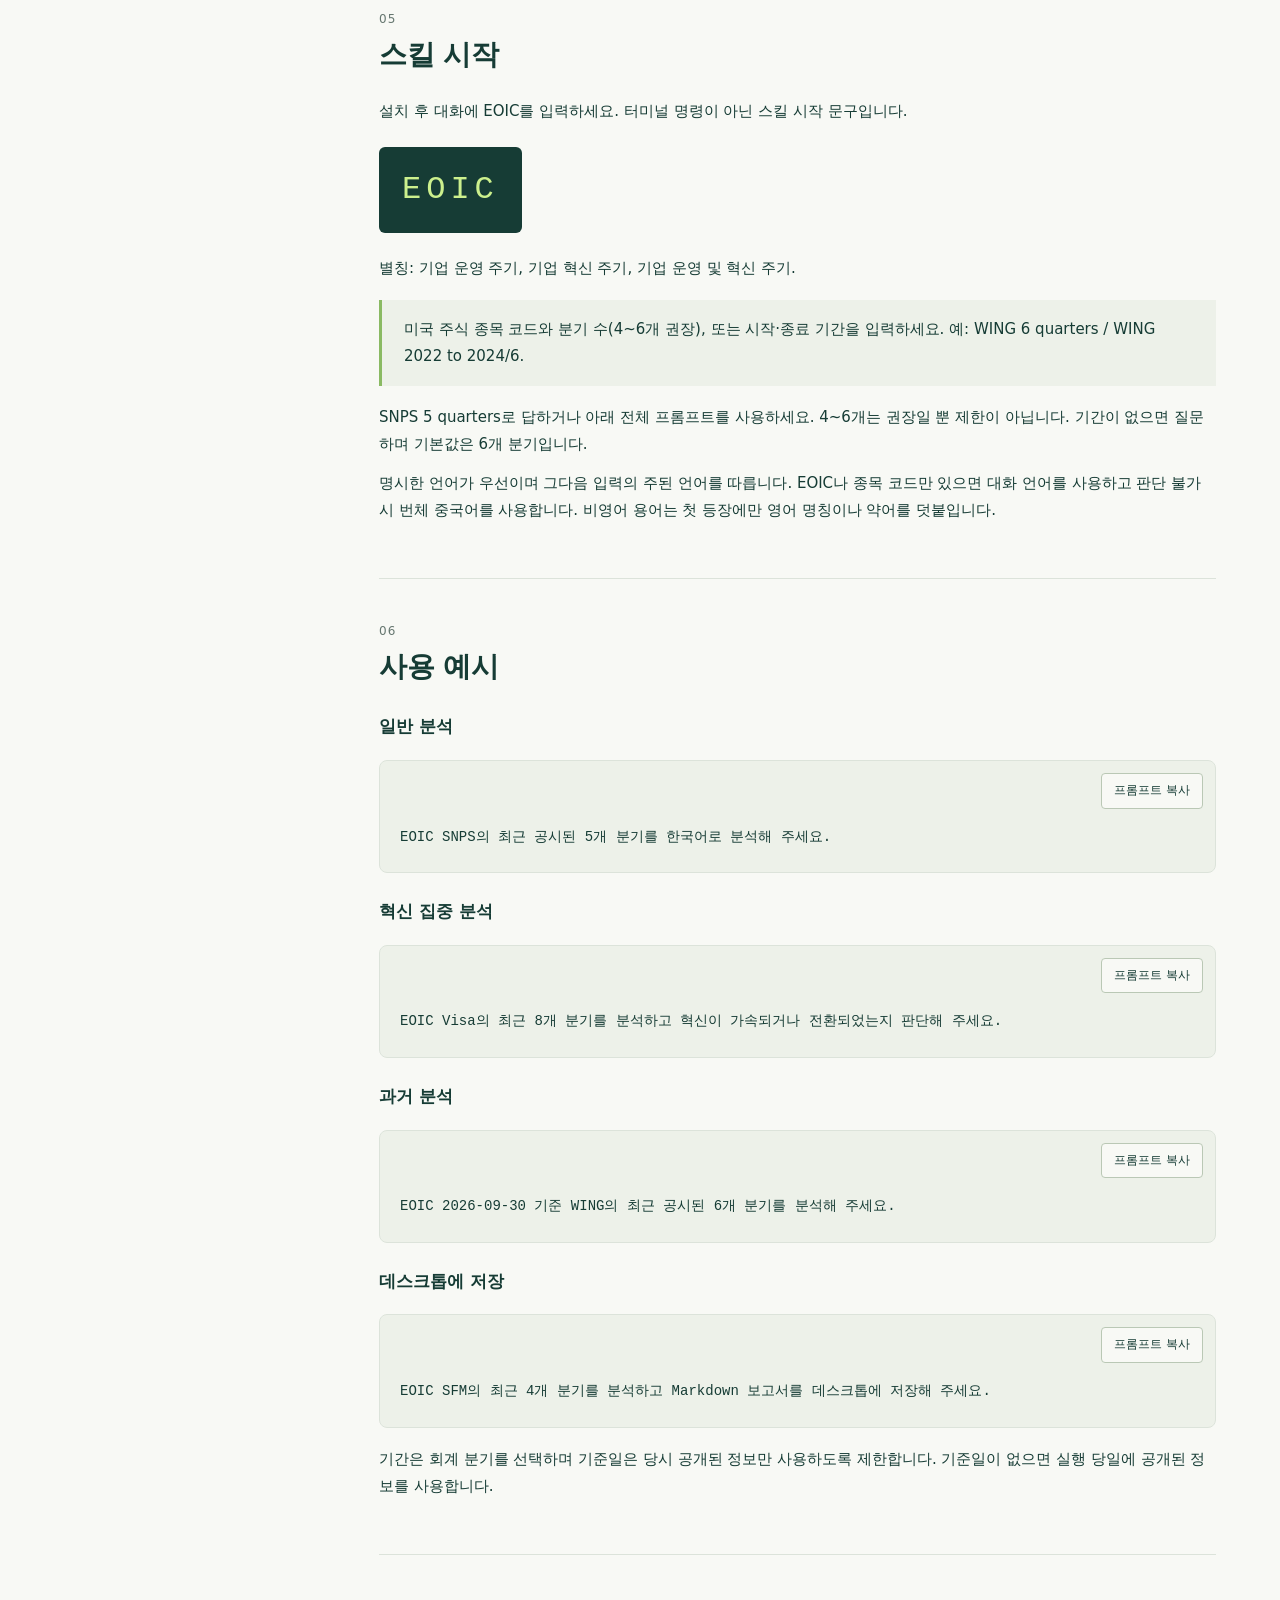
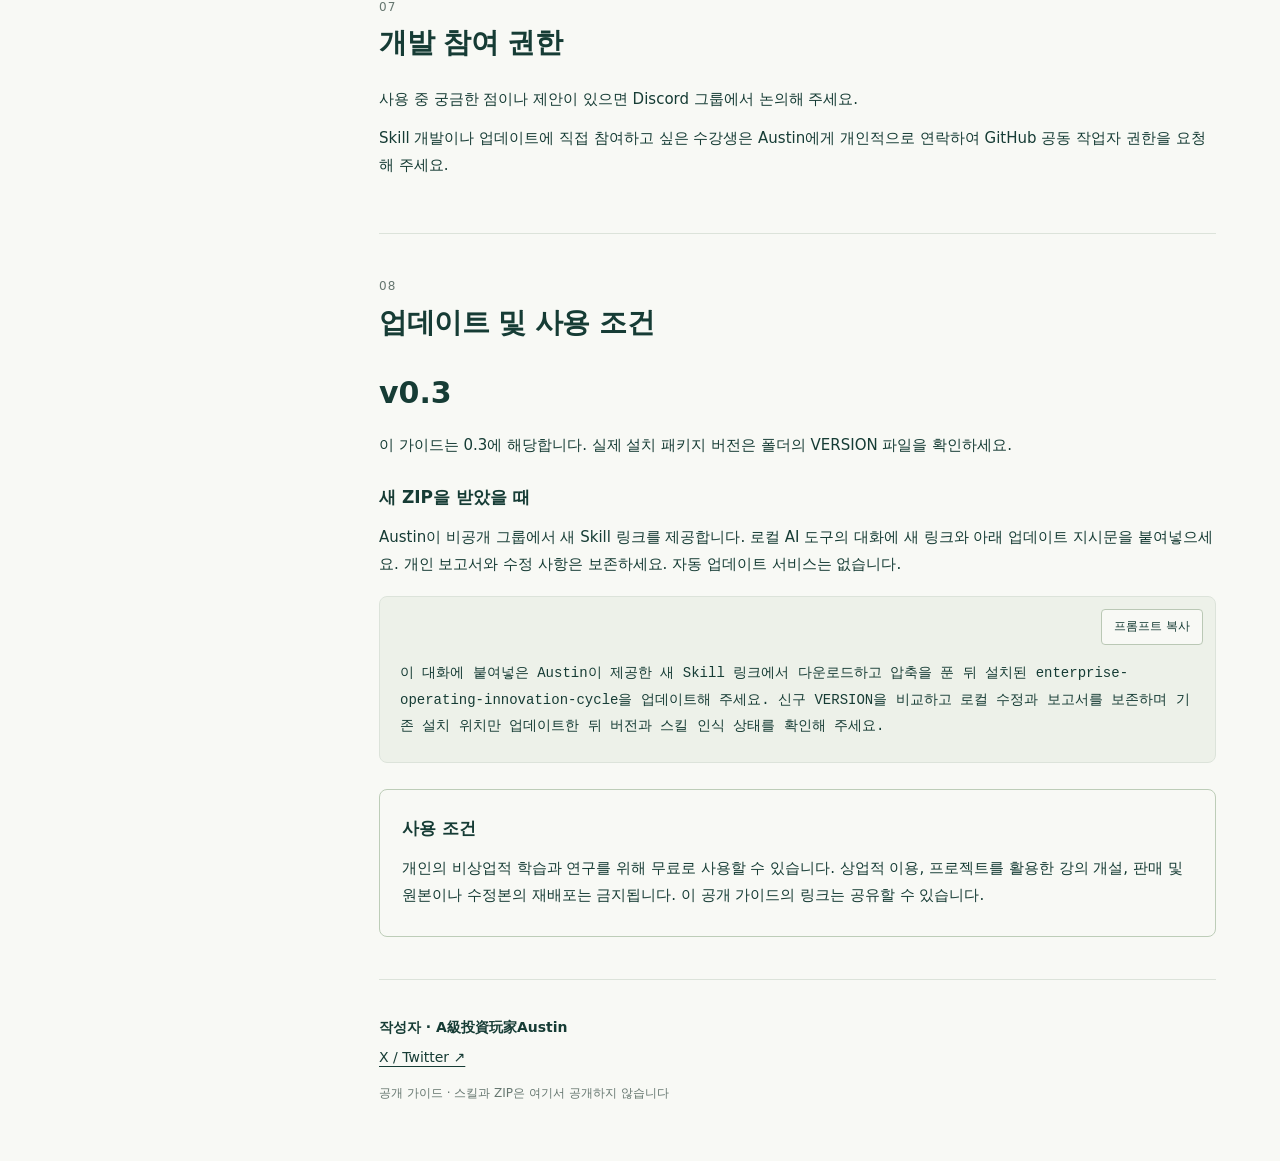
<file: ko.html>
<!doctype html>
<html lang="ko"><head><meta charset="utf-8"><meta name="viewport" content="width=device-width,initial-scale=1"><meta name="description" content="여러 분기의 재무제표와 실적 발표를 통해 혁신의 가속, 둔화, 수익화 지연과 회복을 판단합니다. 매출 성장과 높은 이익률만으로 혁신의 성공을 판단하지 않습니다."><title>기업 운영 및 혁신 주기 분석 — EOIC</title><link rel="stylesheet" href="style.css"><link rel="icon" href="favicon.svg" type="image/svg+xml"></head><body>
<a class="skip" href="#main">본문으로 건너뛰기</a><header><a class="brand" href="ko.html">EOIC<span> / Austin</span></a><nav class="languages" aria-label="Language"><a href="index.html" lang="zh-Hant" >繁體中文</a><a href="en.html" lang="en" >English</a><a href="zh-cn.html" lang="zh-Hans" >简体中文</a><a href="ko.html" lang="ko" aria-current="page">한국어</a></nav></header>
<div class="layout"><aside><div class="guide-label">EOIC 사용 가이드</div><nav aria-label="EOIC 사용 가이드"><a href="#outcomes"><span>01</span>제공되는 분석</a><a href="#models"><span>02</span>권장 모델</a><a href="#install"><span>03</span>설치 방법</a><a href="#services"><span>04</span>다른 AI 서비스 설치</a><a href="#activate"><span>05</span>스킬 시작</a><a href="#examples"><span>06</span>사용 예시</a><a href="#development"><span>07</span>개발 참여 권한</a><a href="#updates"><span>08</span>업데이트 및 사용 조건</a></nav><div class="aside-version">v0.3</div></aside><main id="main"><div class="hero"><div class="eyebrow">현재 스킬 버전 · v0.3</div><h1>기업 운영 및 혁신 주기 분석</h1><div class="lead">ZIP 파일에서 첫 분석 보고서까지.</div><p>여러 분기의 재무제표와 실적 발표를 통해 혁신의 가속, 둔화, 수익화 지연과 회복을 판단합니다. 매출 성장과 높은 이익률만으로 혁신의 성공을 판단하지 않습니다.</p><a class="primary" href="#install">설치 시작 <span aria-hidden="true">↗</span></a><p class="distribution">Skills 설치 파일은 Austin이 Discord 그룹에서 제공합니다. 이 페이지에서는 다운로드를 제공하지 않습니다.</p></div><section id="outcomes"><div class="section-label">01</div><h2>제공되는 분석</h2><ul class="outcomes"><li>전체 운영과 각 혁신 경로의 단계, 방향, 속도.</li><li>분기 매출 증가율, 매출총이익률 변화, 영업이익률, 잉여현금흐름과 계절성 비교.</li><li>경영진의 반복 지표와 투자 → 채택 → 수익화 → 이익 → 현금흐름의 단절 지점.</li><li>최초 경고, 확인 분기, 가장 강한 반대 증거와 판단 수정 조건.</li><li>재투자율 및 투하자본수익률 계산, 공식과 기준, 데이터 부족에 따른 한계.</li></ul><p>가치평가, 주가 예측이나 매매 조언을 자동으로 추가하지 않습니다.</p></section><section id="models"><div class="section-label">02</div><h2>권장 모델</h2><p>AI 서비스 설정에서 모델을 직접 선택하세요. 스킬은 모델을 자동 변경하지 않으며 결과는 모델마다 다를 수 있습니다.</p><div class="table-wrap"><table><thead><tr><th scope="col">평가</th><th scope="col">모델</th><th scope="col">추론 강도</th></tr></thead><tbody><tr><td>우선 권장</td><td>GPT-6.1 sol</td><td>medium 또는 low</td></tr><tr><td>현재 테스트에서 높은 기준 충족</td><td>Opus5.5</td><td>high</td></tr><tr><td>일관적이지 않지만 사용 가능</td><td>Grok4.7 / Gemini 3.1 pro</td><td>high</td></tr><tr><td>아직 테스트하지 않음</td><td>MetaMuse</td><td>—</td></tr></tbody></table></div><p>위 권장 사항과 테스트 평가는 작성자가 제공한 것입니다. 다른 모델을 테스트했다면 사용 경험에 대한 의견도 환영합니다.</p></section><section id="install"><div class="section-label">03</div><h2>설치 방법</h2><ol class="steps"><li><h3>Skill 링크 받기</h3><p>비공개 그룹에서 Austin이 제공한 Skill 링크를 받으세요.</p></li><li><h3>링크 붙여넣기</h3><p>로컬 AI 도구의 대화에 해당 링크를 붙여넣으세요.</p></li><li><h3>agent에게 설치 요청</h3><p>아래 설치 지시문을 붙여넣으세요. agent가 전체 스킬을 다운로드하고 압축을 풀어 설치하므로 로컬 파일 경로를 직접 입력할 필요가 없습니다.</p></li></ol><p>가능하면 Codex로 시작하세요. 파일 다운로드, 로컬 파일 접근, 스킬 지원, 웹 검색 기능이 필요합니다. 선택적 계산에는 Python 3 표준 라이브러리만 필요합니다. Austin이 제공한 Skill 링크를 사용하면 비공개 GitHub 저장소 권한이 필요하지 않습니다.</p><div class="prompt"><button type="button" data-copy>프롬프트 복사</button><pre><code>이 대화에 붙여넣은 Austin이 제공한 Skill 링크에서 다운로드하고 압축을 푼 뒤 enterprise-operating-innovation-cycle 스킬을 설치해 주세요. VERSION을 먼저 읽고, 기존 설치가 있으면 로컬 수정과 보고서를 보존하면서 기존 위치만 업데이트하세요. 중복 설치하지 말고 설치 경로와 버전을 한국어로 알려 주세요.</code></pre></div><h3>설치 확인</h3><div class="prompt"><button type="button" data-copy>프롬프트 복사</button><pre><code>enterprise-operating-innovation-cycle이 스킬 시스템에서 인식되고 버전이 0.3인지 확인한 뒤, EOIC로 SNPS의 최근 공시된 5개 분기를 한국어로 분석해 주세요.</code></pre></div><p>일반 실적 요약이 아닌 실제 스킬 로딩을 확인해 달라고 요청하세요. 목록이 갱신되지 않으면 대화를 다시 열거나 도구를 재시작하세요.</p></section><section id="services"><div class="section-label">04</div><h2>다른 AI 서비스 설치</h2><p>다른 도구에서도 Austin이 제공한 Skill 링크를 사용합니다. 비공개 그룹의 링크를 대화에 먼저 붙여넣고 해당 지시문을 붙여넣으세요.</p><details><summary>Claude Code</summary><p>Claude Code 대화에 Austin이 제공한 Skill 링크를 붙여넣고 다운로드와 설치를 요청하세요.</p><div class="prompt"><button type="button" data-copy>프롬프트 복사</button><pre><code>이 대화에 붙여넣은 Austin이 제공한 Skill 링크에서 다운로드하고 압축을 푼 뒤 해당 스킬을 Claude Code 개인 스킬 enterprise-operating-innovation-cycle로 설치해 주세요. 모든 참조 파일과 기존 로컬 수정을 보존하고 설치 위치와 VERSION을 확인해 주세요.</code></pre></div></details><details><summary>Gemini / Antigravity</summary><p>Antigravity 대화에 Austin이 제공한 Skill 링크를 붙여넣고 다운로드, 설치 및 Antigravity Skill로의 변환을 요청하세요.</p><div class="prompt"><button type="button" data-copy>프롬프트 복사</button><pre><code>이 대화에 붙여넣은 Austin이 제공한 Skill 링크에서 다운로드하고 압축을 푼 뒤 해당 스킬을 Antigravity Skill로 설치하고 변환해 주세요. EOIC 분석 방법, 언어 규칙과 참조 파일을 유지하고 분석 요구 사항은 변경하지 마세요. 기존 로컬 수정을 보존하고 VERSION을 확인해 주세요.</code></pre></div></details><details><summary>Grok CLI</summary><p>Grok CLI 대화에 Austin이 제공한 Skill 링크를 붙여넣고 다운로드와 설치를 요청하세요.</p><div class="prompt"><button type="button" data-copy>프롬프트 복사</button><pre><code>이 대화에 붙여넣은 Austin이 제공한 Skill 링크에서 다운로드하고 압축을 푼 뒤 enterprise-operating-innovation-cycle 전체를 ~/.grok/skills/enterprise-operating-innovation-cycle/에 설치해 주세요. VERSION을 먼저 읽고 모든 참조 파일과 로컬 수정을 보존하세요. 기존 설치가 있으면 중복 설치하지 말고 기존 위치를 업데이트하세요. 설치 위치와 버전을 알려 주세요.</code></pre></div></details></section><section id="activate"><div class="section-label">05</div><h2>스킬 시작</h2><p>설치 후 대화에 EOIC를 입력하세요. 터미널 명령이 아닌 스킬 시작 문구입니다.</p><div class="activation">EOIC</div><p>별칭: 기업 운영 주기, 기업 혁신 주기, 기업 운영 및 혁신 주기.</p><blockquote>미국 주식 종목 코드와 분기 수(4~6개 권장), 또는 시작·종료 기간을 입력하세요. 예: WING 6 quarters / WING 2022 to 2024/6.</blockquote><p>SNPS 5 quarters로 답하거나 아래 전체 프롬프트를 사용하세요. 4~6개는 권장일 뿐 제한이 아닙니다. 기간이 없으면 질문하며 기본값은 6개 분기입니다.</p><p>명시한 언어가 우선이며 그다음 입력의 주된 언어를 따릅니다. EOIC나 종목 코드만 있으면 대화 언어를 사용하고 판단 불가 시 번체 중국어를 사용합니다. 비영어 용어는 첫 등장에만 영어 명칭이나 약어를 덧붙입니다.</p></section><section id="examples"><div class="section-label">06</div><h2>사용 예시</h2><h3>일반 분석</h3><div class="prompt"><button type="button" data-copy>프롬프트 복사</button><pre><code>EOIC SNPS의 최근 공시된 5개 분기를 한국어로 분석해 주세요.</code></pre></div><h3>혁신 집중 분석</h3><div class="prompt"><button type="button" data-copy>프롬프트 복사</button><pre><code>EOIC Visa의 최근 8개 분기를 분석하고 혁신이 가속되거나 전환되었는지 판단해 주세요.</code></pre></div><h3>과거 분석</h3><div class="prompt"><button type="button" data-copy>프롬프트 복사</button><pre><code>EOIC 2026-09-30 기준 WING의 최근 공시된 6개 분기를 분석해 주세요.</code></pre></div><h3>데스크톱에 저장</h3><div class="prompt"><button type="button" data-copy>프롬프트 복사</button><pre><code>EOIC SFM의 최근 4개 분기를 분석하고 Markdown 보고서를 데스크톱에 저장해 주세요.</code></pre></div><p>기간은 회계 분기를 선택하며 기준일은 당시 공개된 정보만 사용하도록 제한합니다. 기준일이 없으면 실행 당일에 공개된 정보를 사용합니다.</p></section><section id="development"><div class="section-label">07</div><h2>개발 참여 권한</h2><p>사용 중 궁금한 점이나 제안이 있으면 Discord 그룹에서 논의해 주세요.</p><p>Skill 개발이나 업데이트에 직접 참여하고 싶은 수강생은 Austin에게 개인적으로 연락하여 GitHub 공동 작업자 권한을 요청해 주세요.</p></section><section id="updates"><div class="section-label">08</div><h2>업데이트 및 사용 조건</h2><div class="version">v0.3</div><p>이 가이드는 0.3에 해당합니다. 실제 설치 패키지 버전은 폴더의 VERSION 파일을 확인하세요.</p><h3>새 ZIP을 받았을 때</h3><p>Austin이 비공개 그룹에서 새 Skill 링크를 제공합니다. 로컬 AI 도구의 대화에 새 링크와 아래 업데이트 지시문을 붙여넣으세요. 개인 보고서와 수정 사항은 보존하세요. 자동 업데이트 서비스는 없습니다.</p><div class="prompt"><button type="button" data-copy>프롬프트 복사</button><pre><code>이 대화에 붙여넣은 Austin이 제공한 새 Skill 링크에서 다운로드하고 압축을 푼 뒤 설치된 enterprise-operating-innovation-cycle을 업데이트해 주세요. 신구 VERSION을 비교하고 로컬 수정과 보고서를 보존하며 기존 설치 위치만 업데이트한 뒤 버전과 스킬 인식 상태를 확인해 주세요.</code></pre></div><div class="terms"><h3>사용 조건</h3><p>개인의 비상업적 학습과 연구를 위해 무료로 사용할 수 있습니다. 상업적 이용, 프로젝트를 활용한 강의 개설, 판매 및 원본이나 수정본의 재배포는 금지됩니다. 이 공개 가이드의 링크는 공유할 수 있습니다.</p></div></section><footer><strong>작성자 · A級投資玩家Austin</strong><a href="https://x.com/austinsayhi" target="_blank" rel="noopener noreferrer">X / Twitter ↗</a><p>공개 가이드 · 스킬과 ZIP은 여기서 공개하지 않습니다</p></footer></main></div><div id="status" role="status" aria-live="polite"></div><script>window.copyLabels=["복사됨", "텍스트를 선택하여 직접 복사해 주세요"];</script><script src="guide.js"></script></body></html>
</file>
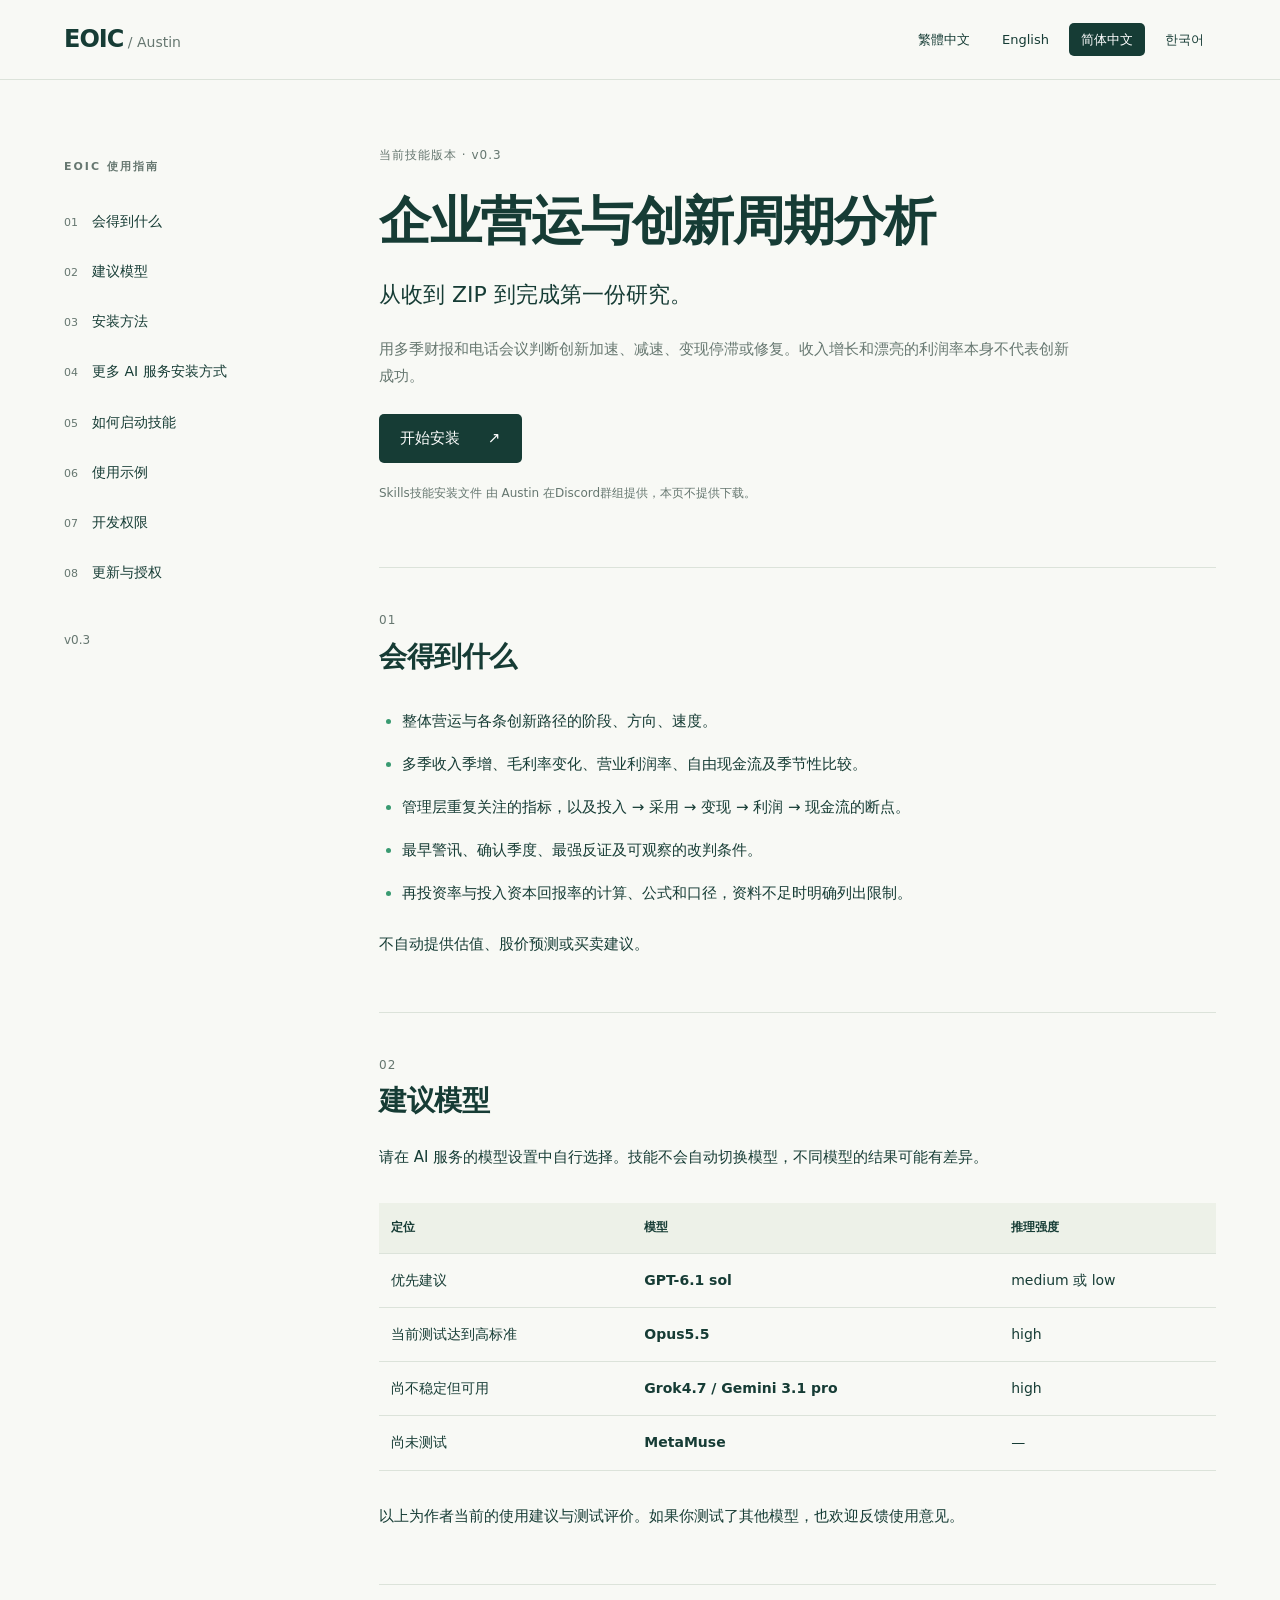
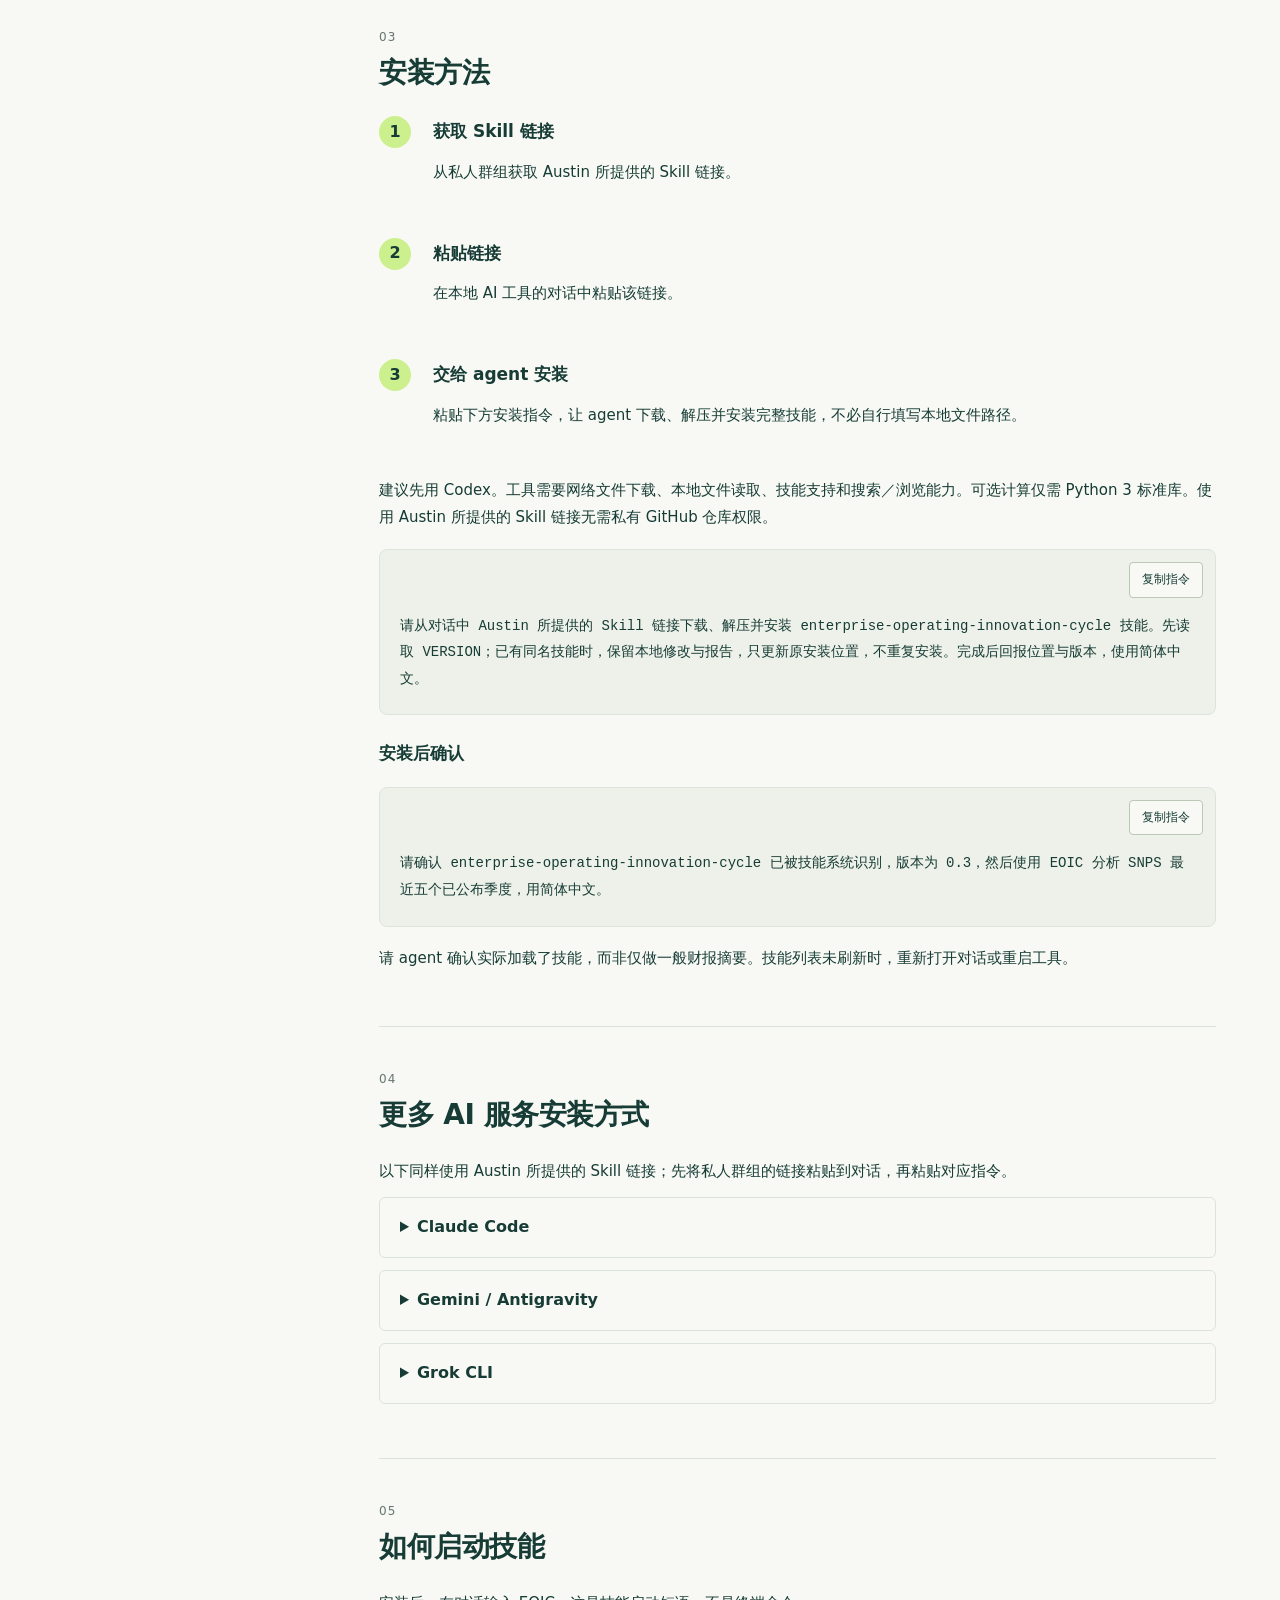
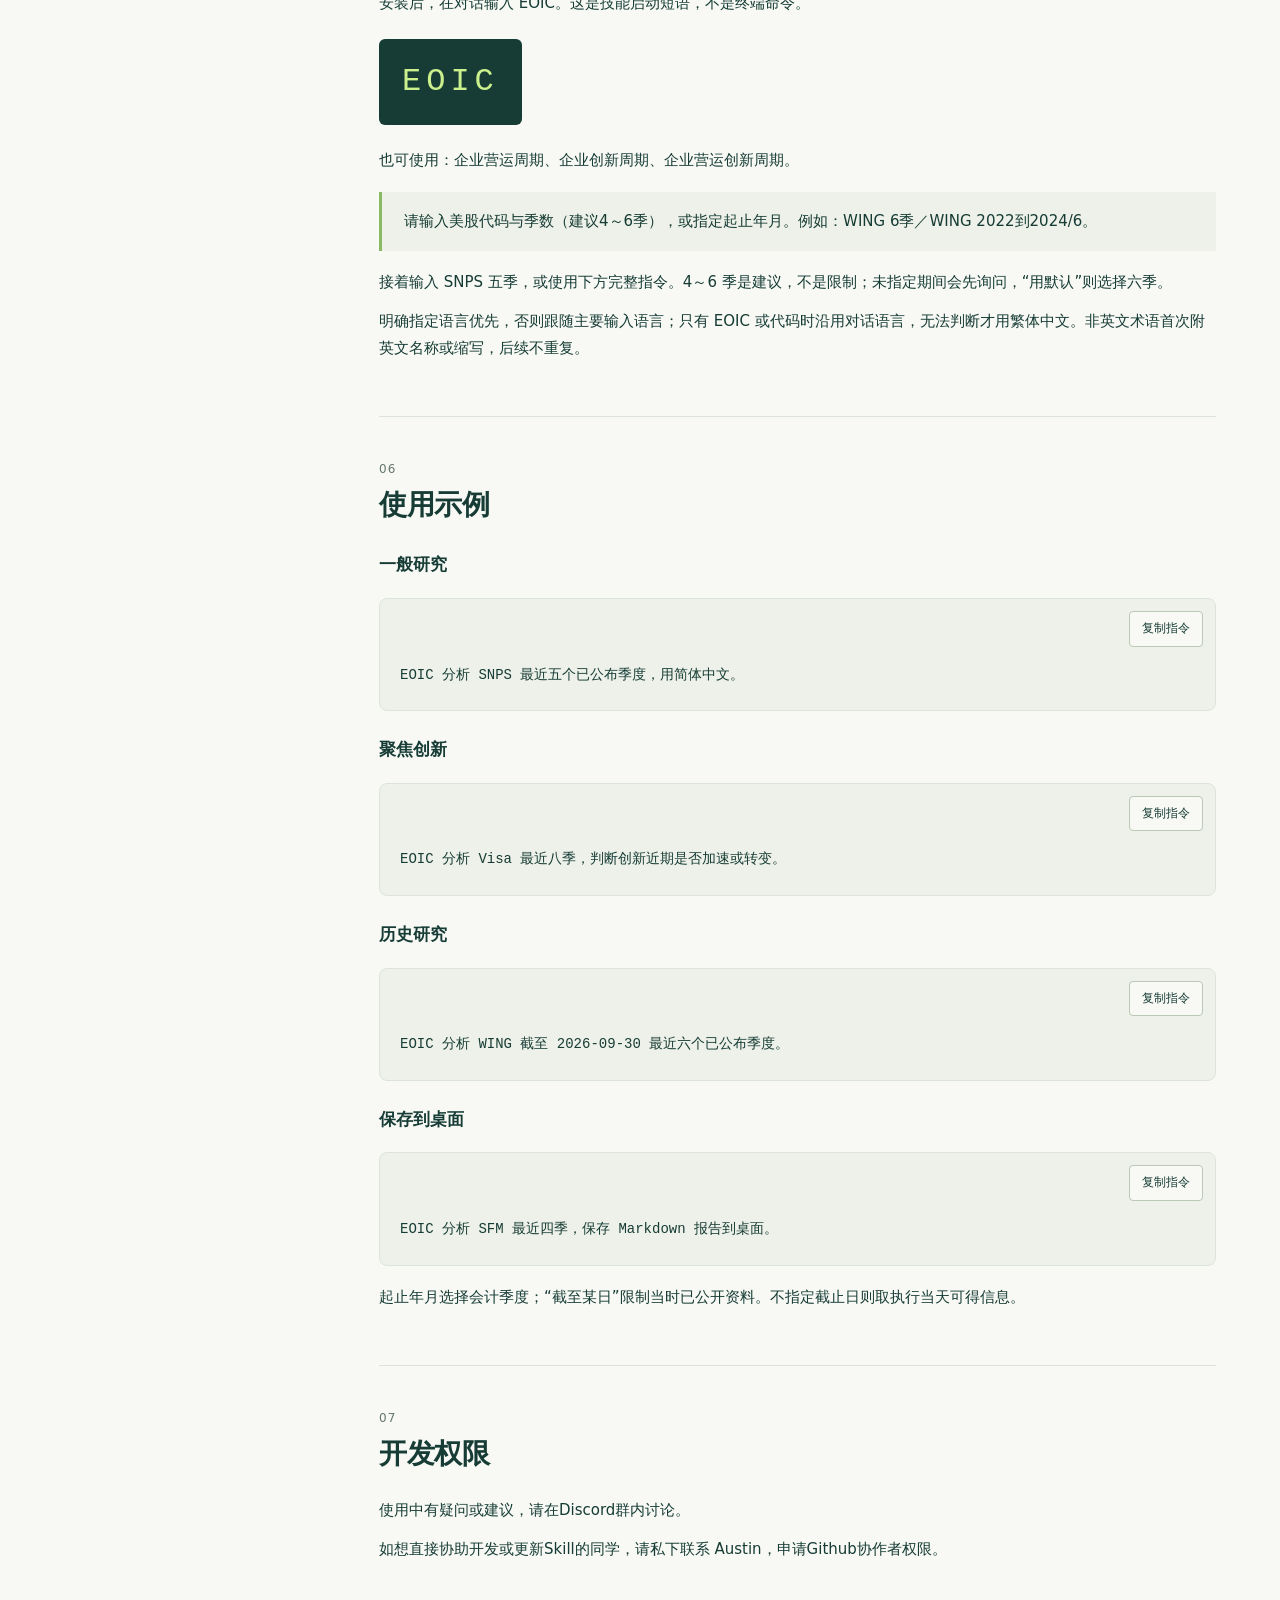
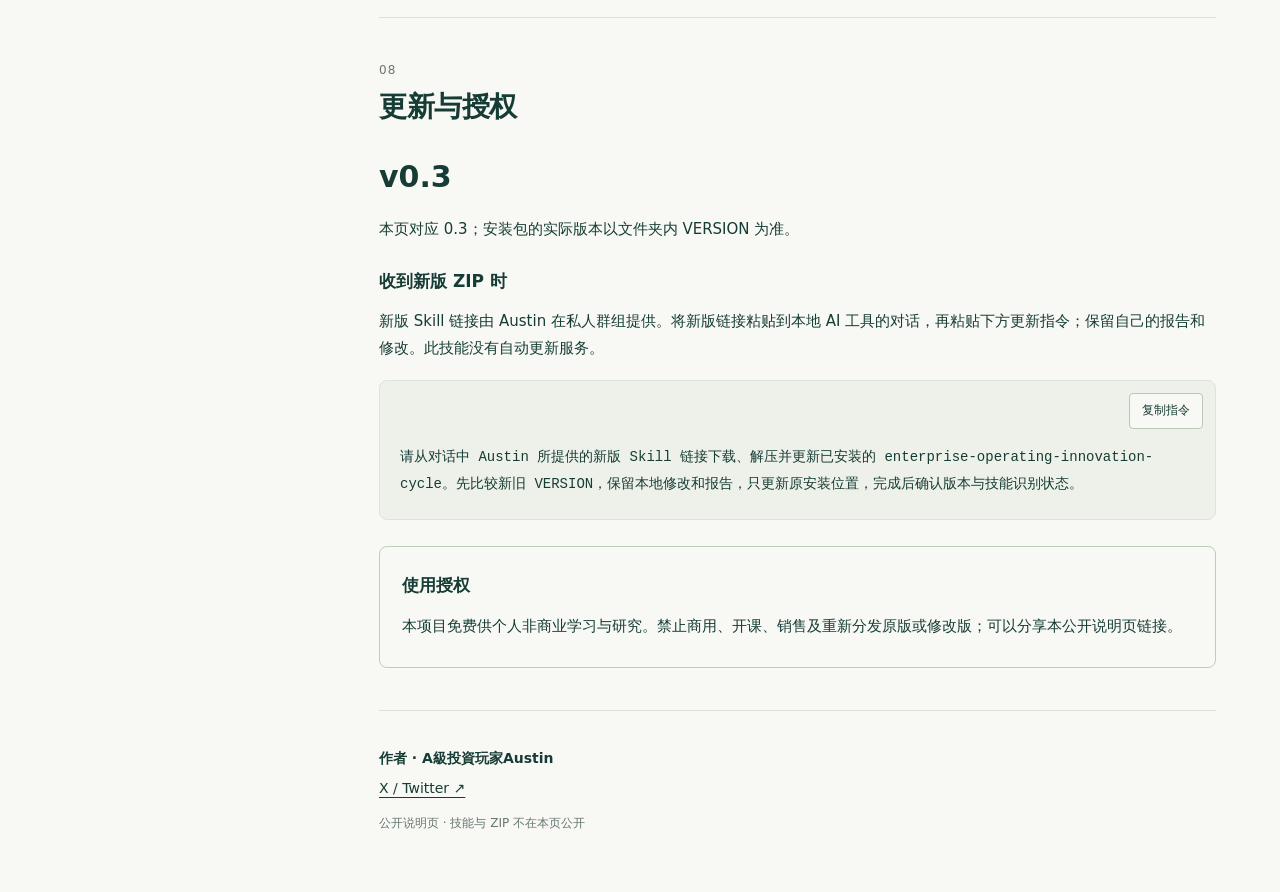
<file: zh-cn.html>
<!doctype html>
<html lang="zh-Hans"><head><meta charset="utf-8"><meta name="viewport" content="width=device-width,initial-scale=1"><meta name="description" content="用多季财报和电话会议判断创新加速、减速、变现停滞或修复。收入增长和漂亮的利润率本身不代表创新成功。"><title>企业营运与创新周期分析 — EOIC</title><link rel="stylesheet" href="style.css"><link rel="icon" href="favicon.svg" type="image/svg+xml"></head><body>
<a class="skip" href="#main">跳到主要内容</a><header><a class="brand" href="zh-cn.html">EOIC<span> / Austin</span></a><nav class="languages" aria-label="Language"><a href="index.html" lang="zh-Hant" >繁體中文</a><a href="en.html" lang="en" >English</a><a href="zh-cn.html" lang="zh-Hans" aria-current="page">简体中文</a><a href="ko.html" lang="ko" >한국어</a></nav></header>
<div class="layout"><aside><div class="guide-label">EOIC 使用指南</div><nav aria-label="EOIC 使用指南"><a href="#outcomes"><span>01</span>会得到什么</a><a href="#models"><span>02</span>建议模型</a><a href="#install"><span>03</span>安装方法</a><a href="#services"><span>04</span>更多 AI 服务安装方式</a><a href="#activate"><span>05</span>如何启动技能</a><a href="#examples"><span>06</span>使用示例</a><a href="#development"><span>07</span>开发权限</a><a href="#updates"><span>08</span>更新与授权</a></nav><div class="aside-version">v0.3</div></aside><main id="main"><div class="hero"><div class="eyebrow">当前技能版本 · v0.3</div><h1>企业营运与创新周期分析</h1><div class="lead">从收到 ZIP 到完成第一份研究。</div><p>用多季财报和电话会议判断创新加速、减速、变现停滞或修复。收入增长和漂亮的利润率本身不代表创新成功。</p><a class="primary" href="#install">开始安装 <span aria-hidden="true">↗</span></a><p class="distribution">Skills技能安装文件 由 Austin 在Discord群组提供，本页不提供下载。</p></div><section id="outcomes"><div class="section-label">01</div><h2>会得到什么</h2><ul class="outcomes"><li>整体营运与各条创新路径的阶段、方向、速度。</li><li>多季收入季增、毛利率变化、营业利润率、自由现金流及季节性比较。</li><li>管理层重复关注的指标，以及投入 → 采用 → 变现 → 利润 → 现金流的断点。</li><li>最早警讯、确认季度、最强反证及可观察的改判条件。</li><li>再投资率与投入资本回报率的计算、公式和口径，资料不足时明确列出限制。</li></ul><p>不自动提供估值、股价预测或买卖建议。</p></section><section id="models"><div class="section-label">02</div><h2>建议模型</h2><p>请在 AI 服务的模型设置中自行选择。技能不会自动切换模型，不同模型的结果可能有差异。</p><div class="table-wrap"><table><thead><tr><th scope="col">定位</th><th scope="col">模型</th><th scope="col">推理强度</th></tr></thead><tbody><tr><td>优先建议</td><td>GPT-6.1 sol</td><td>medium 或 low</td></tr><tr><td>当前测试达到高标准</td><td>Opus5.5</td><td>high</td></tr><tr><td>尚不稳定但可用</td><td>Grok4.7 / Gemini 3.1 pro</td><td>high</td></tr><tr><td>尚未测试</td><td>MetaMuse</td><td>—</td></tr></tbody></table></div><p>以上为作者当前的使用建议与测试评价。如果你测试了其他模型，也欢迎反馈使用意见。</p></section><section id="install"><div class="section-label">03</div><h2>安装方法</h2><ol class="steps"><li><h3>获取 Skill 链接</h3><p>从私人群组获取 Austin 所提供的 Skill 链接。</p></li><li><h3>粘贴链接</h3><p>在本地 AI 工具的对话中粘贴该链接。</p></li><li><h3>交给 agent 安装</h3><p>粘贴下方安装指令，让 agent 下载、解压并安装完整技能，不必自行填写本地文件路径。</p></li></ol><p>建议先用 Codex。工具需要网络文件下载、本地文件读取、技能支持和搜索／浏览能力。可选计算仅需 Python 3 标准库。使用 Austin 所提供的 Skill 链接无需私有 GitHub 仓库权限。</p><div class="prompt"><button type="button" data-copy>复制指令</button><pre><code>请从对话中 Austin 所提供的 Skill 链接下载、解压并安装 enterprise-operating-innovation-cycle 技能。先读取 VERSION；已有同名技能时，保留本地修改与报告，只更新原安装位置，不重复安装。完成后回报位置与版本，使用简体中文。</code></pre></div><h3>安装后确认</h3><div class="prompt"><button type="button" data-copy>复制指令</button><pre><code>请确认 enterprise-operating-innovation-cycle 已被技能系统识别，版本为 0.3，然后使用 EOIC 分析 SNPS 最近五个已公布季度，用简体中文。</code></pre></div><p>请 agent 确认实际加载了技能，而非仅做一般财报摘要。技能列表未刷新时，重新打开对话或重启工具。</p></section><section id="services"><div class="section-label">04</div><h2>更多 AI 服务安装方式</h2><p>以下同样使用 Austin 所提供的 Skill 链接；先将私人群组的链接粘贴到对话，再粘贴对应指令。</p><details><summary>Claude Code</summary><p>在 Claude Code 对话粘贴 Austin 所提供的 Skill 链接，再要求下载和安装。</p><div class="prompt"><button type="button" data-copy>复制指令</button><pre><code>请从对话中 Austin 所提供的 Skill 链接下载、解压并安装为 Claude Code 个人技能 enterprise-operating-innovation-cycle；保留全部参考文件和已有本地修改，确认安装位置与 VERSION。</code></pre></div></details><details><summary>Gemini / Antigravity</summary><p>在 Antigravity 对话粘贴 Austin 所提供的 Skill 链接，再要求下载、安装并转写为 Antigravity Skill。</p><div class="prompt"><button type="button" data-copy>复制指令</button><pre><code>请从对话中 Austin 所提供的 Skill 链接下载、解压并安装、改写为 Antigravity Skill，保留 EOIC 分析方法、语言规则和参考文件，不改变分析要求；保留已有本地修改，确认 VERSION。</code></pre></div></details><details><summary>Grok CLI</summary><p>在 Grok CLI 对话粘贴 Austin 所提供的 Skill 链接，再要求下载和安装。</p><div class="prompt"><button type="button" data-copy>复制指令</button><pre><code>请从对话中 Austin 所提供的 Skill 链接下载、解压，将 enterprise-operating-innovation-cycle 完整安装至 ~/.grok/skills/enterprise-operating-innovation-cycle/。先读取 VERSION，保留全部参考文件和本地修改；已有同名技能时更新原安装位置，不重复安装。完成后回报位置和版本。</code></pre></div></details></section><section id="activate"><div class="section-label">05</div><h2>如何启动技能</h2><p>安装后，在对话输入 EOIC。这是技能启动短语，不是终端命令。</p><div class="activation">EOIC</div><p>也可使用：企业营运周期、企业创新周期、企业营运创新周期。</p><blockquote>请输入美股代码与季数（建议4～6季），或指定起止年月。例如：WING 6季／WING 2022到2024/6。</blockquote><p>接着输入 SNPS 五季，或使用下方完整指令。4～6 季是建议，不是限制；未指定期间会先询问，“用默认”则选择六季。</p><p>明确指定语言优先，否则跟随主要输入语言；只有 EOIC 或代码时沿用对话语言，无法判断才用繁体中文。非英文术语首次附英文名称或缩写，后续不重复。</p></section><section id="examples"><div class="section-label">06</div><h2>使用示例</h2><h3>一般研究</h3><div class="prompt"><button type="button" data-copy>复制指令</button><pre><code>EOIC 分析 SNPS 最近五个已公布季度，用简体中文。</code></pre></div><h3>聚焦创新</h3><div class="prompt"><button type="button" data-copy>复制指令</button><pre><code>EOIC 分析 Visa 最近八季，判断创新近期是否加速或转变。</code></pre></div><h3>历史研究</h3><div class="prompt"><button type="button" data-copy>复制指令</button><pre><code>EOIC 分析 WING 截至 2026-09-30 最近六个已公布季度。</code></pre></div><h3>保存到桌面</h3><div class="prompt"><button type="button" data-copy>复制指令</button><pre><code>EOIC 分析 SFM 最近四季，保存 Markdown 报告到桌面。</code></pre></div><p>起止年月选择会计季度；“截至某日”限制当时已公开资料。不指定截止日则取执行当天可得信息。</p></section><section id="development"><div class="section-label">07</div><h2>开发权限</h2><p>使用中有疑问或建议，请在Discord群内讨论。</p><p>如想直接协助开发或更新Skill的同学，请私下联系 Austin，申请Github协作者权限。</p></section><section id="updates"><div class="section-label">08</div><h2>更新与授权</h2><div class="version">v0.3</div><p>本页对应 0.3；安装包的实际版本以文件夹内 VERSION 为准。</p><h3>收到新版 ZIP 时</h3><p>新版 Skill 链接由 Austin 在私人群组提供。将新版链接粘贴到本地 AI 工具的对话，再粘贴下方更新指令；保留自己的报告和修改。此技能没有自动更新服务。</p><div class="prompt"><button type="button" data-copy>复制指令</button><pre><code>请从对话中 Austin 所提供的新版 Skill 链接下载、解压并更新已安装的 enterprise-operating-innovation-cycle。先比较新旧 VERSION，保留本地修改和报告，只更新原安装位置，完成后确认版本与技能识别状态。</code></pre></div><div class="terms"><h3>使用授权</h3><p>本项目免费供个人非商业学习与研究。禁止商用、开课、销售及重新分发原版或修改版；可以分享本公开说明页链接。</p></div></section><footer><strong>作者 · A級投資玩家Austin</strong><a href="https://x.com/austinsayhi" target="_blank" rel="noopener noreferrer">X / Twitter ↗</a><p>公开说明页 · 技能与 ZIP 不在本页公开</p></footer></main></div><div id="status" role="status" aria-live="polite"></div><script>window.copyLabels=["已复制", "请选中文字后手动复制"];</script><script src="guide.js"></script></body></html>
</file>
<file: style.css>
:root{--ink:#163c35;--muted:#667770;--accent:#ccf08d;--paper:#f8f9f5;--line:#dce3da}*{box-sizing:border-box}html{scroll-behavior:smooth;scroll-padding-top:95px}body{margin:0;background:var(--paper);color:var(--ink);font-family:system-ui,-apple-system,BlinkMacSystemFont,"Segoe UI",sans-serif;line-height:1.8}a{color:inherit;text-underline-offset:4px}a:focus-visible,button:focus-visible,summary:focus-visible{outline:3px solid #29705c;outline-offset:5px}header{height:80px;background:rgba(248,249,245,.97);border-bottom:1px solid var(--line);display:flex;align-items:center;justify-content:space-between;padding:0 5vw;position:sticky;top:0;z-index:5}.brand{text-decoration:none;font-size:24px;font-weight:800;letter-spacing:-1px}.brand span{font-size:14px;font-weight:400;letter-spacing:0;color:var(--muted)}.languages{display:flex;gap:8px}.languages a{font-size:13px;padding:5px 12px;text-decoration:none;border-radius:5px}.languages a[aria-current]{background:var(--ink);color:white}.layout{max-width:1300px;margin:auto;display:grid;grid-template-columns:250px minmax(0,1fr);gap:65px;padding:0 5vw}aside{position:sticky;top:115px;align-self:start;padding-top:42px}.guide-label{font-size:11px;letter-spacing:2px;font-weight:700;color:var(--muted);margin-bottom:22px}aside nav{display:flex;flex-direction:column;gap:5px}aside a{text-decoration:none;font-size:14px;padding:10px 0}aside a:hover{color:#298466}aside a span{font-size:11px;color:var(--muted);margin-right:14px}.aside-version{margin-top:35px;font-size:12px;color:var(--muted)}main{min-width:0}.hero{padding:65px 0 50px;border-bottom:1px solid var(--line)}.eyebrow{font-size:12px;letter-spacing:1px;color:var(--muted)}h1{font-size:clamp(34px,4.1vw,54px);letter-spacing:-1.5px;line-height:1.3;margin:20px 0;max-width:800px}.lead{font-size:22px;margin-bottom:22px}.hero p{max-width:690px;color:var(--muted)}.primary{display:inline-flex;align-items:center;gap:28px;background:var(--ink);color:white;padding:11px 21px;border-radius:5px;text-decoration:none;font-size:15px;margin-top:12px}.primary:hover{background:#24594d}.distribution{font-size:12px;margin-top:20px}section{padding:42px 0;border-bottom:1px solid var(--line)}.section-label{font-size:12px;color:var(--muted);letter-spacing:1px}h2{font-size:28px;margin:4px 0 22px;line-height:1.5;letter-spacing:-.5px}h3{font-size:17px;margin:23px 0 8px}p{margin:12px 0;font-size:15px}.outcomes{padding-left:23px}.outcomes li{padding:8px 0;font-size:15px}.outcomes li::marker{color:#399a71}.table-wrap{overflow-x:auto}table{border-collapse:collapse;width:100%;font-size:14px;margin:20px 0}th,td{text-align:left;border-bottom:1px solid var(--line);padding:14px 12px}th{background:#edf1e8;font-size:12px}td:nth-child(2){font-weight:600}.steps{list-style:none;padding:0;counter-reset:step}.steps li{counter-increment:step;position:relative;padding:0 0 20px 54px}.steps li:before{content:counter(step);position:absolute;left:0;top:0;width:32px;height:32px;background:var(--accent);border-radius:50%;display:grid;place-items:center;font-weight:700}.steps h3{margin-top:20px}.prompt{position:relative;background:#edf1e9;border:1px solid var(--line);border-radius:8px;margin:18px 0}.prompt button{display:block;margin:12px 12px 0 auto;border:1px solid #bac8b5;background:var(--paper);color:var(--ink);padding:6px 12px;border-radius:4px;cursor:pointer;font:inherit;font-size:12px}.prompt button:hover{background:var(--accent)}pre{white-space:pre-wrap;overflow-wrap:anywhere;margin:0;padding:15px 20px 22px;font-family:ui-monospace,SFMono-Regular,Consolas,monospace;font-size:14px;line-height:1.9}details{border:1px solid var(--line);border-radius:6px;padding:15px 20px;margin:12px 0}summary{font-size:16px;font-weight:600;cursor:pointer}details[open] summary{margin-bottom:15px}.activation{font-family:ui-monospace,monospace;font-size:32px;letter-spacing:5px;background:var(--ink);color:var(--accent);padding:14px 23px;border-radius:6px;display:inline-block;margin:10px 0}blockquote{margin:18px 0;border-left:3px solid #8aba63;padding:16px 22px;background:#edf1e9;font-size:15px}.version{font-size:30px;font-weight:700}.terms{border:1px solid #bdcdb8;border-radius:8px;padding:0 22px 15px;margin-top:26px}footer{padding:35px 0 45px;font-size:14px}footer>a{display:block;width:fit-content;margin:5px 0}footer p{font-size:12px;color:var(--muted)}.skip{position:fixed;left:20px;top:-80px;z-index:20;padding:8px 15px;background:white}.skip:focus{top:10px}#status:not(:empty){position:fixed;bottom:24px;left:50%;transform:translateX(-50%);padding:8px 18px;background:var(--ink);color:white;border-radius:6px;font-size:14px;z-index:10}@media(max-width:950px){.layout{grid-template-columns:190px minmax(0,1fr);gap:30px}aside a{font-size:12px}}@media(max-width:720px){header{height:auto;min-height:74px;flex-wrap:wrap;gap:10px;padding:14px 6vw}.languages{gap:2px}.languages a{padding:4px 8px;font-size:12px}.layout{display:block;padding:0 6vw}aside{position:static;padding-top:22px}.guide-label,.aside-version{display:none}aside nav{flex-direction:row;flex-wrap:wrap;gap:5px 14px}aside a{padding:4px 0;font-size:12px}aside a span{display:none}.hero{padding-top:35px}h1{font-size:36px}.lead{font-size:19px}h2{font-size:25px}section{padding:32px 0}th,td{padding:12px 8px;font-size:12px}.prompt pre{font-size:13px}html{scroll-padding-top:110px}}@media(prefers-reduced-motion:reduce){html{scroll-behavior:auto}}
</file>
